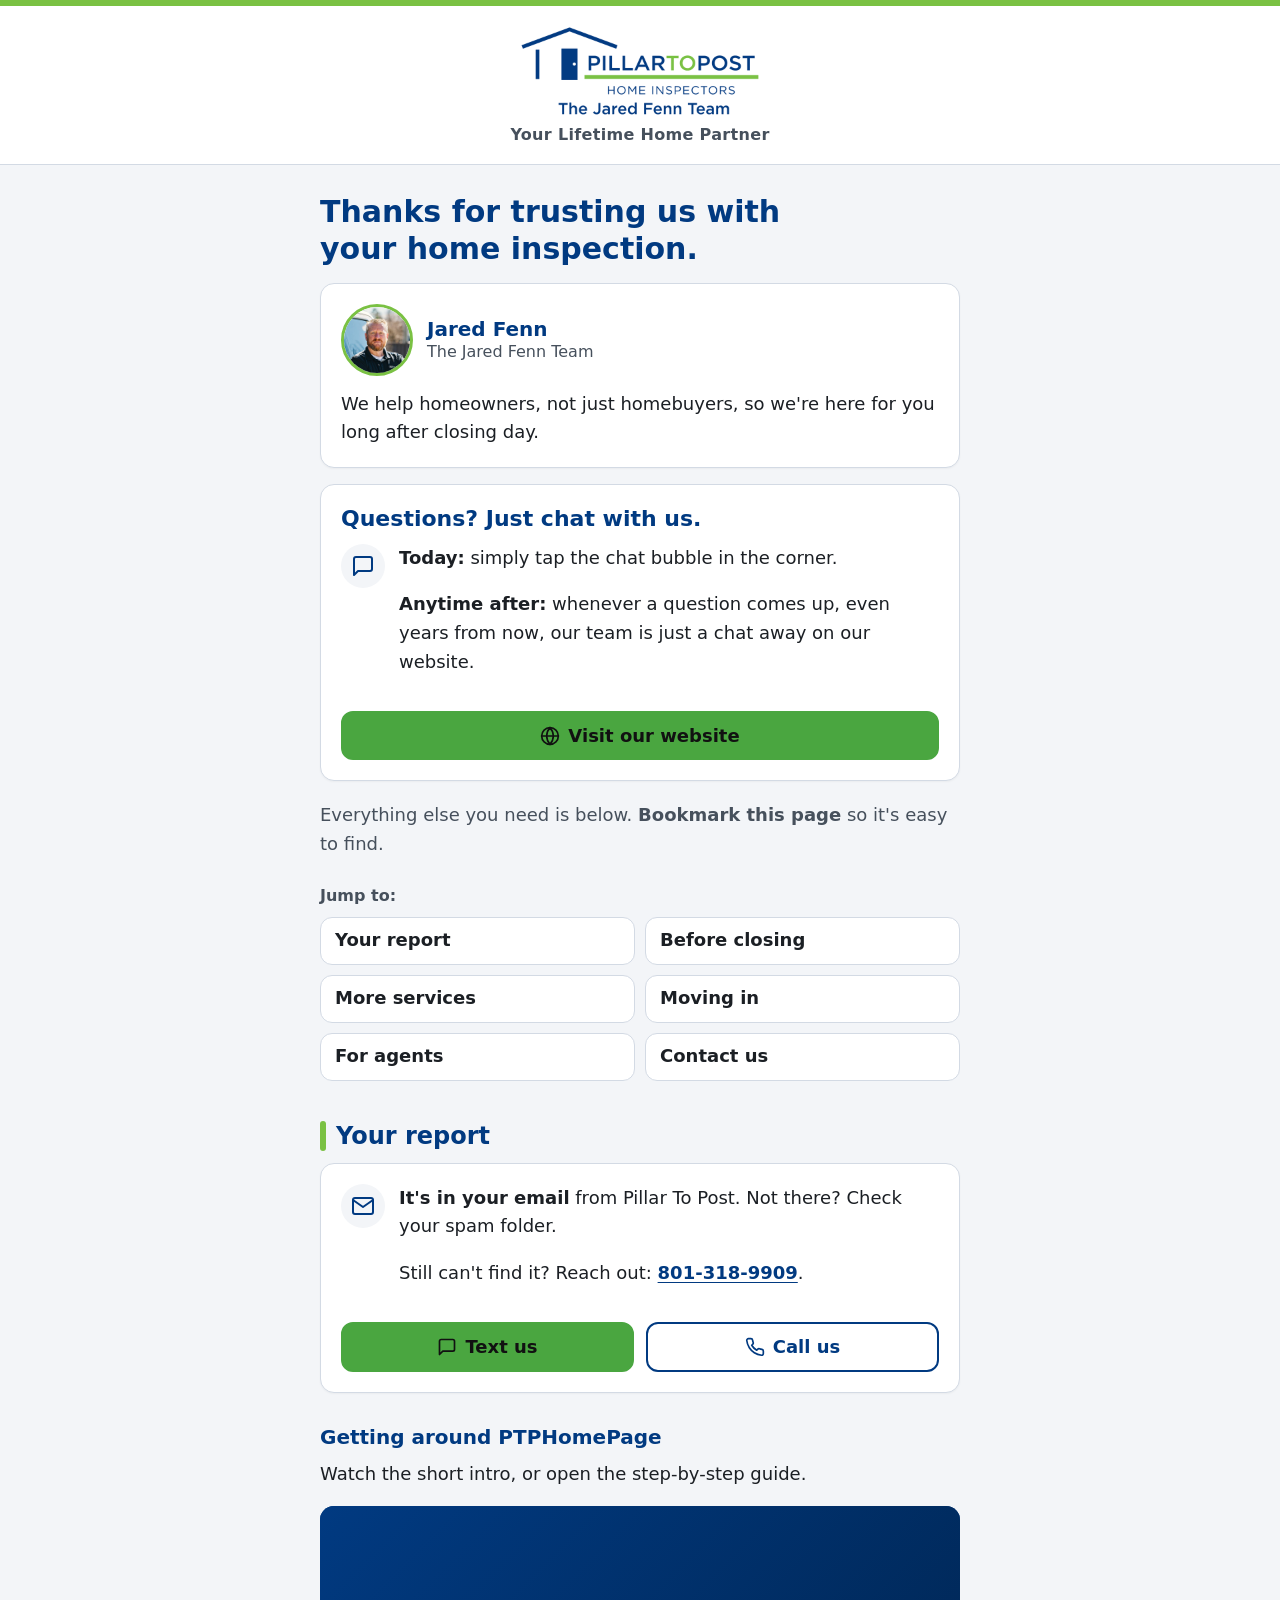
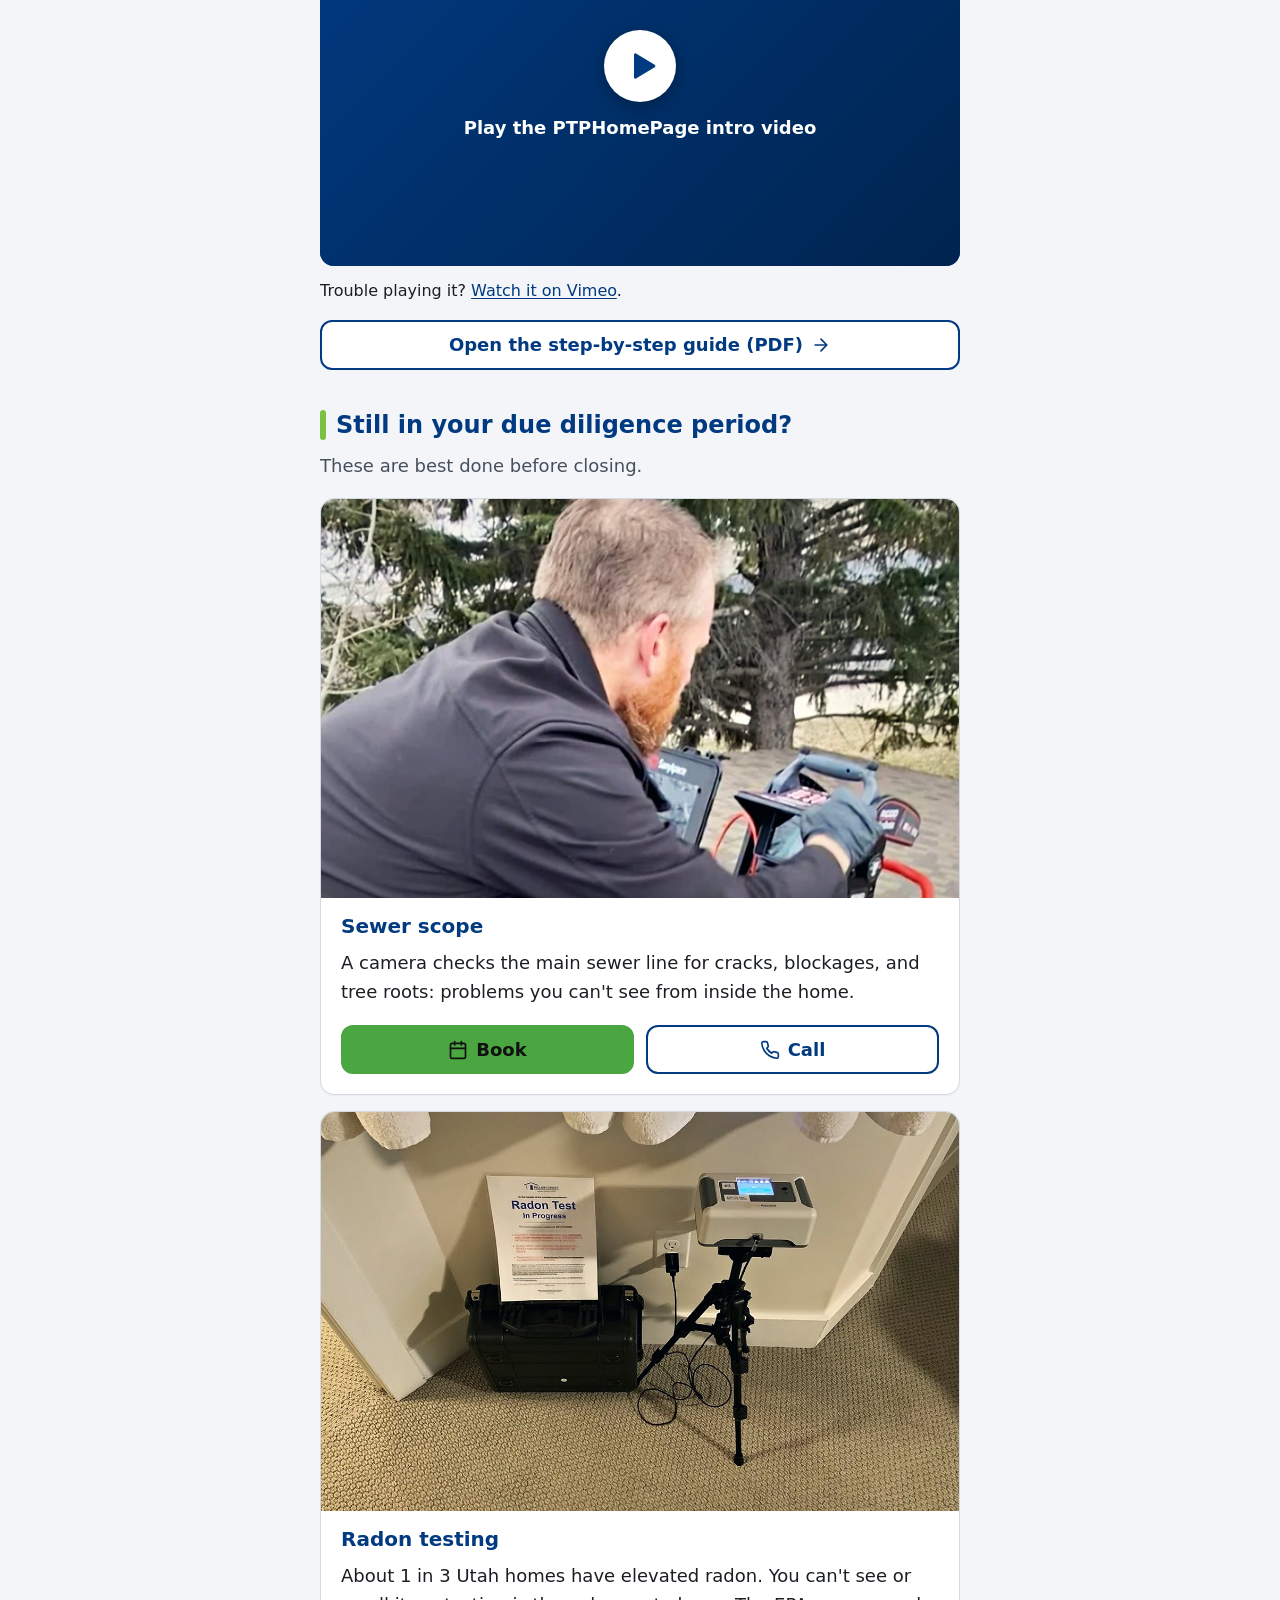
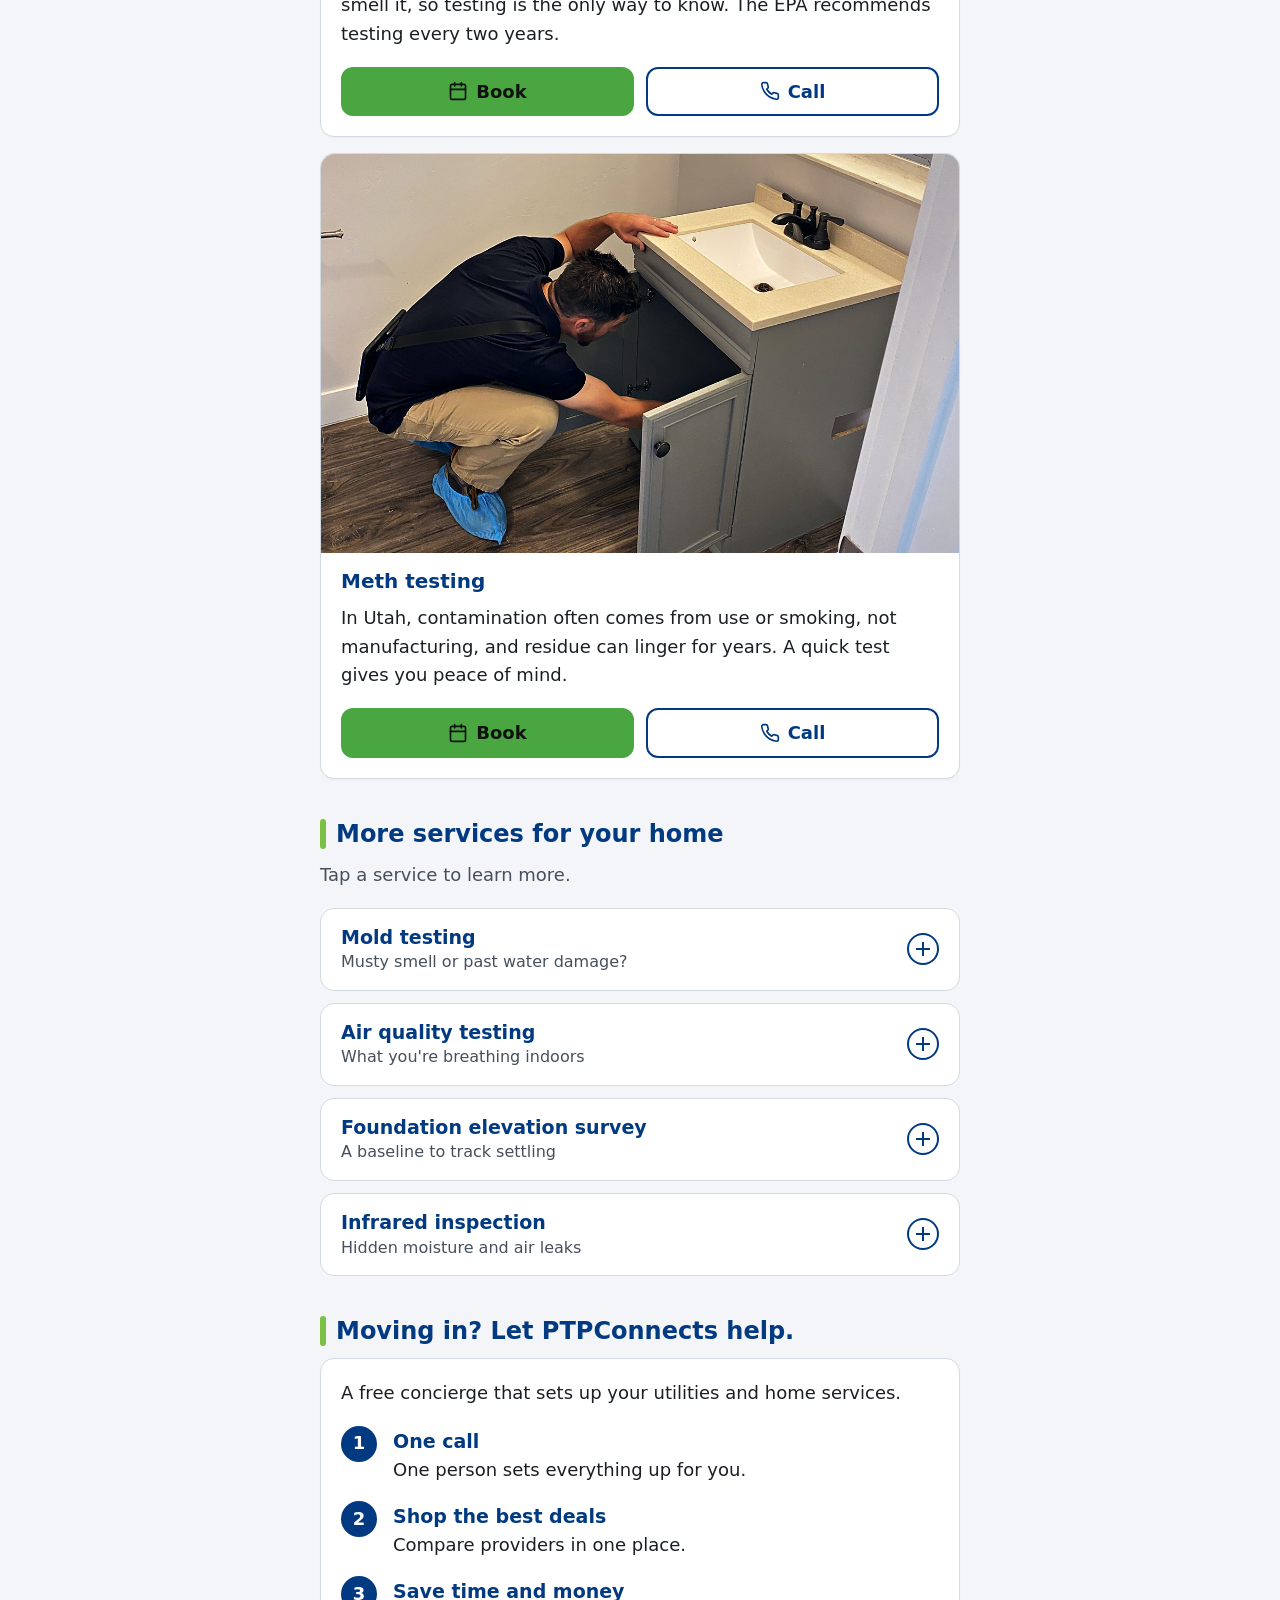
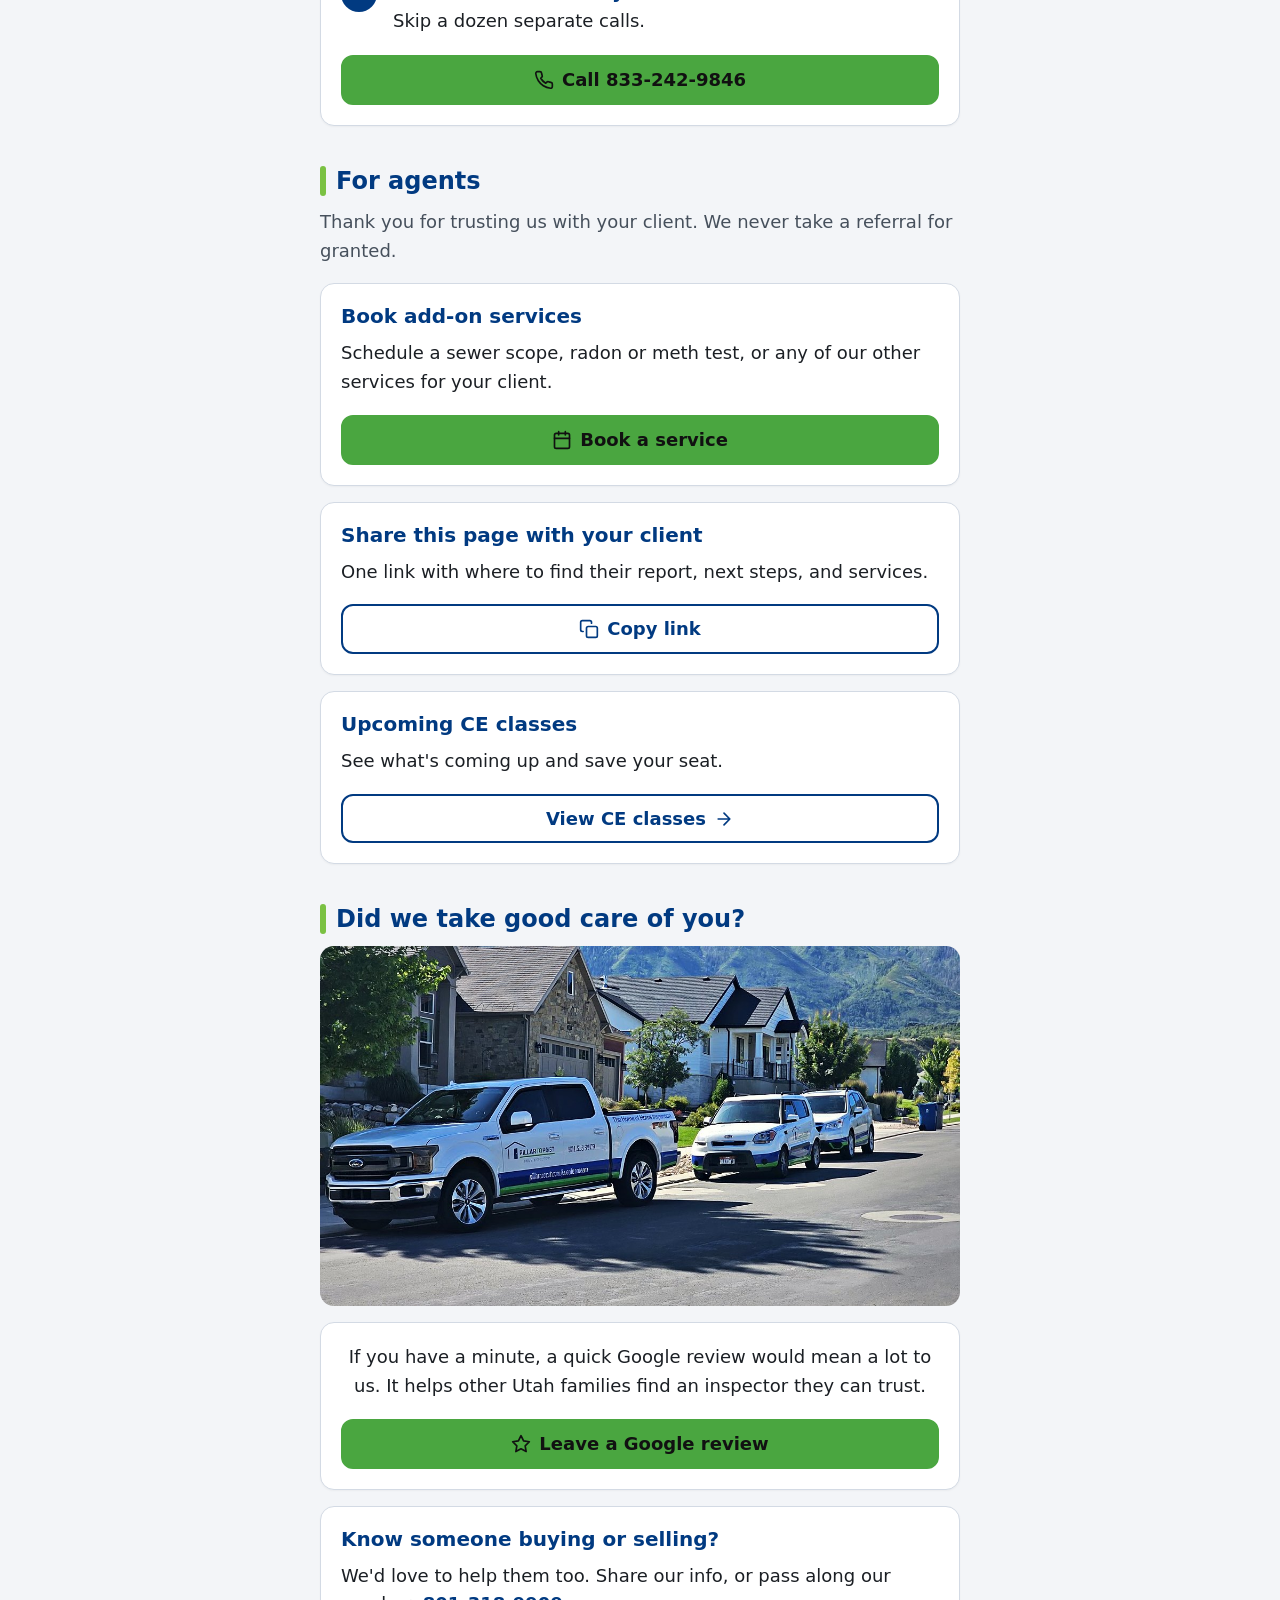
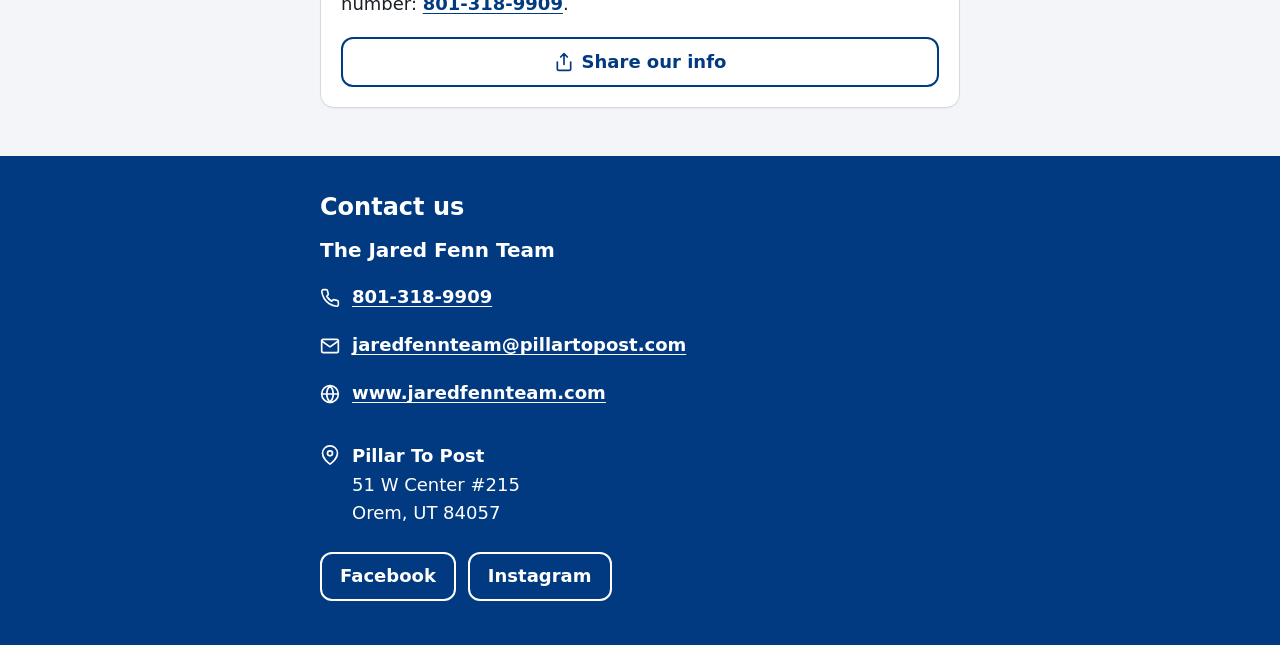
<file: index.html>
<!doctype html>
<html lang="en">
<head>
  <meta charset="utf-8">
  <!-- Zoom is intentionally allowed: no maximum-scale or user-scalable=no here. -->
  <meta name="viewport" content="width=device-width, initial-scale=1">
  <title>Your Inspection Resources – Jared Fenn Team</title>
  <meta name="description" content="Your report, next steps, and helpful services after your home inspection.">
  <link rel="canonical" href="https://thankyou.jaredfennteam.com/">
  <meta name="color-scheme" content="light">

  <!-- Link preview (text messages, Facebook, etc.) -->
  <meta property="og:type" content="website">
  <meta property="og:site_name" content="Jared Fenn Team">
  <meta property="og:title" content="Your Inspection Resources – Jared Fenn Team">
  <meta property="og:description" content="Your report, next steps, and helpful services after your home inspection.">
  <meta property="og:url" content="https://thankyou.jaredfennteam.com/">
  <meta property="og:image" content="https://thankyou.jaredfennteam.com/images/og-image.jpg">
  <meta property="og:image:width" content="1200">
  <meta property="og:image:height" content="630">
  <meta property="og:image:alt" content="Jared Fenn of the Jared Fenn Team, Pillar To Post Home Inspectors">
  <meta name="twitter:card" content="summary_large_image">
  <meta name="twitter:title" content="Your Inspection Resources – Jared Fenn Team">
  <meta name="twitter:description" content="Your report, next steps, and helpful services after your home inspection.">
  <meta name="twitter:image" content="https://thankyou.jaredfennteam.com/images/og-image.jpg">

  <style>
    :root {
      /* ===== BRAND SETTINGS =====
         Sampled from the Pillar To Post / Jared Fenn Team logo and website. */
      --brand-primary: #013a81;    /* navy (logo): headings, links, outline buttons, footer */
      --brand-accent: #7ac143;     /* green (logo): decorative stripes and bars only, no text on it */
      --brand-cta: #4aa640;        /* green of the website's "Book Online Now" buttons: main action buttons */
      --on-brand-primary: #ffffff; /* text on navy */
      --on-brand-cta: #111111;     /* dark text on green buttons, as on the website */

      --text: #1b1f24;
      --text-muted: #46505c;
      --bg: #f3f5f8;
      --surface: #ffffff;
      --border: #d3dae4;
      --radius: 14px;
      --gutter: 1rem;
    }

    *, *::before, *::after { box-sizing: border-box; }
    [hidden] { display: none !important; }

    html { -webkit-text-size-adjust: 100%; text-size-adjust: 100%; }
    @media (prefers-reduced-motion: no-preference) {
      html { scroll-behavior: smooth; }
    }

    body {
      margin: 0;
      background: var(--bg);
      color: var(--text);
      font-family: system-ui, -apple-system, "Segoe UI", Roboto, "Helvetica Neue", Arial, sans-serif;
      font-size: 1.125rem; /* 18px */
      line-height: 1.6;
    }

    img, svg, iframe { display: block; max-width: 100%; }
    h1, h2, h3 { line-height: 1.25; margin: 0 0 0.5em; text-wrap: balance; color: var(--brand-primary); }
    p { margin: 0 0 1em; }
    ul, ol { margin: 0; padding: 0; }

    a { color: var(--brand-primary); text-underline-offset: 0.15em; text-decoration-thickness: 0.08em; }
    .tel { font-weight: 700; white-space: nowrap; }

    :focus-visible { outline: 3px solid var(--text); outline-offset: 3px; }

    .wrap { max-width: 42rem; margin: 0 auto; padding-left: var(--gutter); padding-right: var(--gutter); }

    .skip-link {
      position: absolute; left: 0.5rem; top: -4rem; z-index: 10;
      background: var(--surface); color: var(--text); padding: 0.75rem 1rem;
      border-radius: 0.5rem; font-weight: 700;
    }
    .skip-link:focus { top: 0.5rem; }

    .icon {
      width: 1.25rem; height: 1.25rem; flex: none;
      fill: none; stroke: currentColor; stroke-width: 2;
      stroke-linecap: round; stroke-linejoin: round;
    }

    /* ---------- Header ---------- */
    .site-header {
      background: var(--surface);
      border-top: 6px solid var(--brand-accent);
      border-bottom: 1px solid var(--border);
    }
    .brand {
      display: flex; flex-direction: column; align-items: center; gap: 0.375rem;
      padding-top: 1.25rem; padding-bottom: 1rem; text-align: center;
    }
    .logo { width: 15rem; max-width: 80%; height: auto; }
    .tagline { margin: 0; font-size: 1rem; font-weight: 600; letter-spacing: 0.02em; color: var(--text-muted); }

    /* ---------- Intro ---------- */
    .intro { padding-top: 1.75rem; }
    .intro h1 { font-size: 1.875rem; }
    .note {
      background: var(--surface); border: 1px solid var(--border); border-radius: var(--radius);
      padding: 1.25rem; box-shadow: 0 1px 2px rgba(0, 0, 0, 0.04);
    }
    .note > :last-child { margin-bottom: 0; }
    .ask { margin-top: 1rem; border-top: 4px solid var(--brand-accent); }
    .ask-title { font-size: 1.375rem; }
    .bookmark-tip { margin: 1.25rem 0 0; color: var(--text-muted); }
    .note-from { display: flex; align-items: center; gap: 0.875rem; margin-bottom: 0.875rem; }
    .avatar {
      width: 4.5rem; height: 4.5rem; border-radius: 50%; object-fit: cover; flex: none;
      border: 3px solid var(--brand-accent);
    }
    .note-name { margin: 0; font-size: 1.25rem; font-weight: 800; color: var(--brand-primary); line-height: 1.2; }
    .note-role { margin: 0; font-size: 1rem; color: var(--text-muted); line-height: 1.35; }

    .jump { margin-top: 1.5rem; }
    .jump-label { margin: 0 0 0.5rem; font-size: 1rem; font-weight: 700; color: var(--text-muted); }
    .jump ul { list-style: none; display: grid; grid-template-columns: 1fr 1fr; gap: 0.625rem; }
    .jump a {
      display: flex; align-items: center; min-height: 3rem; padding: 0.5rem 0.875rem;
      background: var(--surface); border: 1px solid var(--border); border-radius: 0.75rem;
      color: var(--text); font-weight: 600; text-decoration: none; line-height: 1.25;
    }

    /* ---------- Sections ---------- */
    .section { padding-top: 2.5rem; }
    [id] { scroll-margin-top: 1rem; }
    .section > h2 { display: flex; gap: 0.625rem; font-size: 1.5rem; }
    .section > h2::before {
      content: ""; flex: none; width: 0.375rem;
      background: var(--brand-accent); border-radius: 99px;
    }
    .lead { color: var(--text-muted); }

    .card {
      background: var(--surface);
      border: 1px solid var(--border);
      border-radius: var(--radius);
      padding: 1.25rem;
      box-shadow: 0 1px 2px rgba(0, 0, 0, 0.04);
    }
    .card + .card, .card-list > li + li { margin-top: 1rem; }
    .card h3 { font-size: 1.25rem; }
    .card > :last-child { margin-bottom: 0; }
    .card-list { list-style: none; }

    .subhead { margin-top: 2rem; font-size: 1.25rem; }

    .card-photo {
      width: calc(100% + 2.5rem); max-width: none; height: auto; aspect-ratio: 16 / 10; object-fit: cover;
      margin: -1.25rem -1.25rem 1rem; border-radius: var(--radius) var(--radius) 0 0;
    }
    .section-photo {
      width: 100%; height: auto; aspect-ratio: 16 / 9; object-fit: cover;
      border-radius: var(--radius); margin-bottom: 1rem;
    }

    /* ---------- Buttons ---------- */
    .btn {
      display: inline-flex; align-items: center; justify-content: center; gap: 0.5rem;
      min-height: 3rem; padding: 0.75rem 1rem;
      border: 2px solid var(--brand-primary); border-radius: 0.75rem;
      font: inherit; font-weight: 700; line-height: 1.2; text-align: center; text-decoration: none;
      cursor: pointer;
    }
    .btn-primary { background: var(--brand-cta); border-color: var(--brand-cta); color: var(--on-brand-cta); }
    .btn-secondary { background: var(--surface); color: var(--brand-primary); }
    @media (hover: hover) {
      .btn-primary:hover { box-shadow: inset 0 0 0 999px rgba(255, 255, 255, 0.18); }
      .btn-secondary:hover, .jump a:hover { background: var(--bg); }
    }
    .btn-block { display: flex; width: 100%; }
    .btn-pair { display: flex; gap: 0.75rem; }
    .btn-pair > .btn { flex: 1 1 0; }
    .card .btn-pair, .card .btn-block { margin-top: 1rem; }

    .status { margin: 0.75rem 0 0; font-weight: 600; }
    .status:empty { margin: 0; }

    /* ---------- Report ---------- */
    .notice { display: flex; gap: 0.875rem; }
    .notice-icon {
      flex: none; width: 2.75rem; height: 2.75rem; border-radius: 50%;
      display: grid; place-items: center;
      background: var(--bg); color: var(--brand-primary);
    }
    .notice-icon .icon { width: 1.5rem; height: 1.5rem; }

    .video {
      position: relative; aspect-ratio: 16 / 9; margin-bottom: 0.75rem;
      border-radius: var(--radius); overflow: hidden; background: var(--brand-primary);
    }
    @supports not (aspect-ratio: 1) {
      .video { height: 0; padding-top: 56.25%; }
    }
    .video iframe, .video-facade { position: absolute; inset: 0; width: 100%; height: 100%; border: 0; }
    .video-facade {
      display: flex; flex-direction: column; align-items: center; justify-content: center; gap: 0.75rem;
      padding: 1rem; text-align: center; text-decoration: none; font-weight: 700; color: #fff;
      background: linear-gradient(135deg, var(--brand-primary), #00244f);
    }
    .play-btn {
      width: 4.5rem; height: 4.5rem; border-radius: 50%;
      display: grid; place-items: center;
      background: #fff; color: var(--brand-primary);
      box-shadow: 0 4px 16px rgba(0, 0, 0, 0.3);
    }
    .play-btn .icon { width: 2rem; height: 2rem; margin-left: 0.25rem; fill: currentColor; stroke: none; }
    .video-alt { font-size: 1rem; }

    /* ---------- Collapsible services ---------- */
    .service-list details {
      background: var(--surface);
      border: 1px solid var(--border);
      border-radius: var(--radius);
    }
    .service-list details + details { margin-top: 0.75rem; }
    .service-list summary {
      display: flex; align-items: center; gap: 1rem;
      min-height: 3.5rem; padding: 1rem 1.25rem;
      cursor: pointer; list-style: none;
    }
    .service-list summary::-webkit-details-marker { display: none; }
    .service-list summary::after {
      content: ""; flex: none; width: 2rem; height: 2rem; border-radius: 50%;
      border: 2px solid var(--brand-primary);
      background:
        linear-gradient(var(--brand-primary), var(--brand-primary)) center / 0.875rem 2px no-repeat,
        linear-gradient(var(--brand-primary), var(--brand-primary)) center / 2px 0.875rem no-repeat;
    }
    .service-list details[open] > summary::after {
      background: linear-gradient(var(--brand-primary), var(--brand-primary)) center / 0.875rem 2px no-repeat;
    }
    .summary-text { flex: 1; }
    .summary-title { display: block; font-size: 1.1875rem; font-weight: 700; line-height: 1.3; color: var(--brand-primary); }
    .summary-hint { display: block; font-size: 1rem; color: var(--text-muted); line-height: 1.4; margin-top: 0.125rem; }
    .details-body { padding: 0 1.25rem 1.25rem; }
    .details-body .btn { margin-top: 0.25rem; }

    /* ---------- PTPConnects steps ---------- */
    .steps { list-style: none; counter-reset: step; margin: 0.5rem 0 1.25rem; }
    .steps li { counter-increment: step; position: relative; padding-left: 3.25rem; min-height: 2.5rem; }
    .steps li + li { margin-top: 1rem; }
    .steps li::before {
      content: counter(step);
      position: absolute; left: 0; top: 0;
      width: 2.25rem; height: 2.25rem; border-radius: 50%;
      display: grid; place-items: center;
      background: var(--brand-primary); color: var(--on-brand-primary); font-weight: 800;
    }
    .steps strong { display: block; font-size: 1.1875rem; color: var(--brand-primary); }

    /* ---------- Review ---------- */
    .review-card { text-align: center; }
    .review-card .btn-block { margin-top: 0; }

    /* ---------- Footer ---------- */
    .site-footer {
      margin-top: 3rem; padding: 2.25rem 0 2.75rem;
      background: var(--brand-primary); color: var(--on-brand-primary);
    }
    .site-footer h2 { font-size: 1.5rem; color: inherit; }
    .site-footer a { color: inherit; }
    .site-footer :focus-visible { outline-color: var(--on-brand-primary); }
    .site-footer address { font-style: normal; }
    .footer-name { margin: 0 0 0.5rem; font-size: 1.25rem; font-weight: 800; }
    .contact-list { list-style: none; margin-bottom: 1.5rem; }
    .contact-list a {
      display: flex; align-items: center; gap: 0.75rem; min-height: 3rem;
      font-weight: 600; overflow-wrap: anywhere;
    }
    .office { display: flex; gap: 0.75rem; margin-bottom: 1.5rem; }
    .office .icon { margin-top: 0.2rem; }
    .office p { margin: 0; }
    .social { list-style: none; display: flex; flex-wrap: wrap; gap: 0.75rem; }
    .social a {
      display: inline-flex; align-items: center; min-height: 3rem; padding: 0.5rem 1.125rem;
      border: 2px solid currentColor; border-radius: 0.75rem;
      font-weight: 700; text-decoration: none;
    }
  </style>
</head>
<body>
  <a class="skip-link" href="#main">Skip to main content</a>

  <!-- Icon set (used throughout the page via <use>) -->
  <svg xmlns="http://www.w3.org/2000/svg" aria-hidden="true" focusable="false" style="position:absolute;width:0;height:0;overflow:hidden">
    <symbol id="i-phone" viewBox="0 0 24 24"><path d="M22 16.92v3a2 2 0 0 1-2.18 2 19.79 19.79 0 0 1-8.63-3.07 19.5 19.5 0 0 1-6-6 19.79 19.79 0 0 1-3.07-8.67A2 2 0 0 1 4.11 2h3a2 2 0 0 1 2 1.72c.13.96.36 1.9.7 2.81a2 2 0 0 1-.45 2.11L8.09 9.91a16 16 0 0 0 6 6l1.27-1.27a2 2 0 0 1 2.11-.45c.91.34 1.85.57 2.81.7A2 2 0 0 1 22 16.92z"/></symbol>
    <symbol id="i-message" viewBox="0 0 24 24"><path d="M21 15a2 2 0 0 1-2 2H7l-4 4V5a2 2 0 0 1 2-2h14a2 2 0 0 1 2 2z"/></symbol>
    <symbol id="i-calendar" viewBox="0 0 24 24"><rect x="3" y="4" width="18" height="18" rx="2"/><path d="M16 2v4M8 2v4M3 10h18"/></symbol>
    <symbol id="i-mail" viewBox="0 0 24 24"><rect x="2" y="4" width="20" height="16" rx="2"/><path d="m22 6-10 7L2 6"/></symbol>
    <symbol id="i-globe" viewBox="0 0 24 24"><circle cx="12" cy="12" r="10"/><path d="M2 12h20M12 2a15.3 15.3 0 0 1 4 10 15.3 15.3 0 0 1-4 10 15.3 15.3 0 0 1-4-10 15.3 15.3 0 0 1 4-10z"/></symbol>
    <symbol id="i-pin" viewBox="0 0 24 24"><path d="M21 10c0 7-9 13-9 13s-9-6-9-13a9 9 0 0 1 18 0z"/><circle cx="12" cy="10" r="3"/></symbol>
    <symbol id="i-copy" viewBox="0 0 24 24"><rect x="9" y="9" width="13" height="13" rx="2"/><path d="M5 15H4a2 2 0 0 1-2-2V4a2 2 0 0 1 2-2h9a2 2 0 0 1 2 2v1"/></symbol>
    <symbol id="i-share" viewBox="0 0 24 24"><path d="M4 12v8a2 2 0 0 0 2 2h12a2 2 0 0 0 2-2v-8M16 6l-4-4-4 4M12 2v13"/></symbol>
    <symbol id="i-star" viewBox="0 0 24 24"><path d="m12 2 3.09 6.26L22 9.27l-5 4.87 1.18 6.88L12 17.77l-6.18 3.25L7 14.14 2 9.27l6.91-1.01L12 2z"/></symbol>
    <symbol id="i-arrow" viewBox="0 0 24 24"><path d="M5 12h14M12 5l7 7-7 7"/></symbol>
    <symbol id="i-play" viewBox="0 0 24 24"><path d="M6 3.5v17a1 1 0 0 0 1.5.86l14-8.5a1 1 0 0 0 0-1.72l-14-8.5A1 1 0 0 0 6 3.5z"/></symbol>
  </svg>

  <header class="site-header">
    <div class="wrap brand">
      <img class="logo" src="images/logo.png" width="720" height="270" alt="The Jared Fenn Team, Pillar To Post Home Inspectors">
      <p class="tagline">Your Lifetime Home Partner</p>
    </div>
  </header>

  <main id="main">
    <!-- 1. Greeting -->
    <section class="wrap intro" aria-labelledby="greeting">
      <h1 id="greeting">Thanks for trusting us with your home inspection.</h1>
      <div class="note">
        <div class="note-from">
          <img class="avatar" src="images/jared.jpg" width="320" height="320" alt="Jared Fenn">
          <div>
            <p class="note-name">Jared Fenn</p>
            <p class="note-role">The Jared Fenn Team</p>
          </div>
        </div>
        <p>We help homeowners, not just homebuyers, so we're here for you long after closing day.</p>
      </div>

      <!-- Website chat assistant -->
      <div class="card ask" id="ask">
        <h2 class="ask-title">Questions? Just chat with us.</h2>
        <div class="notice">
          <span class="notice-icon"><svg class="icon" aria-hidden="true" focusable="false"><use href="#i-message"/></svg></span>
          <div>
            <p><strong>Today:</strong> simply tap the chat bubble in the corner.</p>
            <p><strong>Anytime after:</strong> whenever a question comes up, even years from now, our team is just a chat away on our website.</p>
          </div>
        </div>
        <a class="btn btn-primary btn-block" href="https://jaredfennteam.pillartopost.com/">
          <svg class="icon" aria-hidden="true" focusable="false"><use href="#i-globe"/></svg>Visit our website
        </a>
      </div>

      <p class="bookmark-tip">Everything else you need is below. <strong>Bookmark this page</strong> so it's easy to find.</p>

      <nav class="jump" aria-labelledby="jump-label">
        <p class="jump-label" id="jump-label">Jump to:</p>
        <ul role="list">
          <li><a href="#report">Your report</a></li>
          <li><a href="#before-closing">Before closing</a></li>
          <li><a href="#services">More services</a></li>
          <li><a href="#moving-in">Moving in</a></li>
          <li><a href="#agents">For agents</a></li>
          <li><a href="#contact">Contact us</a></li>
        </ul>
      </nav>
    </section>

    <!-- 2. Your report -->
    <section class="wrap section" id="report" aria-labelledby="report-title">
      <h2 id="report-title">Your report</h2>
      <div class="card">
        <div class="notice">
          <span class="notice-icon"><svg class="icon" aria-hidden="true" focusable="false"><use href="#i-mail"/></svg></span>
          <div>
            <p><strong>It's in your email</strong> from Pillar To Post. Not there? Check your spam folder.</p>
            <p>Still can't find it? Reach out: <a class="tel" href="tel:+18013189909">801-318-9909</a>.</p>
          </div>
        </div>
        <div class="btn-pair">
          <a class="btn btn-primary" href="sms:+18013189909?&amp;body=Hi!%20I%20can%27t%20find%20my%20inspection%20report%20email." aria-label="Text us at 801-318-9909">
            <svg class="icon" aria-hidden="true" focusable="false"><use href="#i-message"/></svg>Text us
          </a>
          <a class="btn btn-secondary" href="tel:+18013189909" aria-label="Call us at 801-318-9909">
            <svg class="icon" aria-hidden="true" focusable="false"><use href="#i-phone"/></svg>Call us
          </a>
        </div>
      </div>

      <h3 class="subhead">Getting around PTPHomePage</h3>
      <p>Watch the short intro, or open the step-by-step guide.</p>
      <div class="video">
        <!-- Tapping loads the Vimeo player. Without JavaScript, this opens the video on Vimeo. -->
        <a class="video-facade" href="https://vimeo.com/1052152309" data-vimeo-id="1052152309" data-title="PTPHomePage intro video">
          <span class="play-btn"><svg class="icon" aria-hidden="true" focusable="false"><use href="#i-play"/></svg></span>
          <span>Play the PTPHomePage intro video</span>
        </a>
      </div>
      <p class="video-alt">Trouble playing it? <a href="https://vimeo.com/1052152309">Watch it on Vimeo</a>.</p>
      <a class="btn btn-secondary btn-block" href="files/PTPHomePage-Step-by-Step-Guide.pdf">
        Open the step-by-step guide (PDF)<svg class="icon" aria-hidden="true" focusable="false"><use href="#i-arrow"/></svg>
      </a>
    </section>

    <!-- 3. Due diligence tests -->
    <section class="wrap section" id="before-closing" aria-labelledby="before-closing-title">
      <h2 id="before-closing-title">Still in your due diligence period?</h2>
      <p class="lead">These are best done before closing.</p>

      <article class="card" aria-labelledby="sewer-title">
        <img class="card-photo" src="images/sewer-scope.jpg" width="1200" height="751" loading="lazy" alt="Jared running a sewer scope camera through a roof vent">
        <h3 id="sewer-title">Sewer scope</h3>
        <p>A camera checks the main sewer line for cracks, blockages, and tree roots: problems you can't see from inside the home.</p>
        <div class="btn-pair">
          <a class="btn btn-primary" href="https://jaredfennteam.pillartopost.com/fbo-booking/" aria-label="Book a sewer scope online">
            <svg class="icon" aria-hidden="true" focusable="false"><use href="#i-calendar"/></svg>Book
          </a>
          <a class="btn btn-secondary" href="tel:+18013189909" aria-label="Call 801-318-9909 about a sewer scope">
            <svg class="icon" aria-hidden="true" focusable="false"><use href="#i-phone"/></svg>Call
          </a>
        </div>
      </article>

      <article class="card" aria-labelledby="radon-title">
        <img class="card-photo" src="images/radon-test.jpg" width="1200" height="750" loading="lazy" alt="A radon monitor on a tripod next to a Radon Test In Progress sign">
        <h3 id="radon-title">Radon testing</h3>
        <p>About 1 in 3 Utah homes have elevated radon. You can't see or smell it, so testing is the only way to know. The EPA recommends testing every two years.</p>
        <div class="btn-pair">
          <a class="btn btn-primary" href="https://jaredfennteam.pillartopost.com/fbo-booking/" aria-label="Book radon testing online">
            <svg class="icon" aria-hidden="true" focusable="false"><use href="#i-calendar"/></svg>Book
          </a>
          <a class="btn btn-secondary" href="tel:+18013189909" aria-label="Call 801-318-9909 about radon testing">
            <svg class="icon" aria-hidden="true" focusable="false"><use href="#i-phone"/></svg>Call
          </a>
        </div>
      </article>

      <article class="card" aria-labelledby="meth-title">
        <img class="card-photo" src="images/meth-test.jpg" width="1200" height="750" loading="lazy" alt="An inspector checking under a bathroom vanity">
        <h3 id="meth-title">Meth testing</h3>
        <p>In Utah, contamination often comes from use or smoking, not manufacturing, and residue can linger for years. A quick test gives you peace of mind.</p>
        <div class="btn-pair">
          <a class="btn btn-primary" href="https://jaredfennteam.pillartopost.com/fbo-booking/" aria-label="Book meth testing online">
            <svg class="icon" aria-hidden="true" focusable="false"><use href="#i-calendar"/></svg>Book
          </a>
          <a class="btn btn-secondary" href="tel:+18013189909" aria-label="Call 801-318-9909 about meth testing">
            <svg class="icon" aria-hidden="true" focusable="false"><use href="#i-phone"/></svg>Call
          </a>
        </div>
      </article>
    </section>

    <!-- 4. More services (collapsible) -->
    <section class="wrap section" id="services" aria-labelledby="services-title">
      <h2 id="services-title">More services for your home</h2>
      <p class="lead">Tap a service to learn more.</p>

      <div class="service-list">
        <details>
          <summary>
            <span class="summary-text">
              <span class="summary-title">Mold testing</span>
              <span class="summary-hint">Musty smell or past water damage?</span>
            </span>
          </summary>
          <div class="details-body">
            <p>Mold testing checks whether mold levels inside the home are higher than normal. It's worth considering if you notice a musty smell, see signs of past water damage, or someone in the home has allergies or asthma.</p>
            <a class="btn btn-primary btn-block" href="https://jaredfennteam.pillartopost.com/fbo-booking/">
              <svg class="icon" aria-hidden="true" focusable="false"><use href="#i-calendar"/></svg>Book mold testing
            </a>
          </div>
        </details>

        <details>
          <summary>
            <span class="summary-text">
              <span class="summary-title">Air quality testing</span>
              <span class="summary-hint">What you're breathing indoors</span>
            </span>
          </summary>
          <div class="details-body">
            <p>We test the air inside your home for mold spores, VOCs (chemicals given off by things like paint, flooring, and furniture), formaldehyde, and common allergens. It's especially helpful for anyone with allergies, asthma, or other sensitivities.</p>
            <a class="btn btn-primary btn-block" href="https://jaredfennteam.pillartopost.com/fbo-booking/">
              <svg class="icon" aria-hidden="true" focusable="false"><use href="#i-calendar"/></svg>Book air quality testing
            </a>
          </div>
        </details>

        <details>
          <summary>
            <span class="summary-text">
              <span class="summary-title">Foundation elevation survey</span>
              <span class="summary-hint">A baseline to track settling</span>
            </span>
          </summary>
          <div class="details-body">
            <p>We take baseline measurements of your home's floor elevations so any settling can be tracked over time. If questions ever come up down the road, you'll have a clear starting point to compare against.</p>
            <a class="btn btn-primary btn-block" href="https://jaredfennteam.pillartopost.com/fbo-booking/">
              <svg class="icon" aria-hidden="true" focusable="false"><use href="#i-calendar"/></svg>Book a foundation survey
            </a>
          </div>
        </details>

        <details>
          <summary>
            <span class="summary-text">
              <span class="summary-title">Infrared inspection</span>
              <span class="summary-hint">Hidden moisture and air leaks</span>
            </span>
          </summary>
          <div class="details-body">
            <p>A thermal camera shows temperature differences the eye can't see. It helps spot hidden moisture, air leaks, and insulation gaps without opening up walls or ceilings.</p>
            <a class="btn btn-primary btn-block" href="https://jaredfennteam.pillartopost.com/fbo-booking/">
              <svg class="icon" aria-hidden="true" focusable="false"><use href="#i-calendar"/></svg>Book an infrared inspection
            </a>
          </div>
        </details>
      </div>
    </section>

    <!-- 5. PTPConnects -->
    <section class="wrap section" id="moving-in" aria-labelledby="moving-in-title">
      <h2 id="moving-in-title">Moving in? Let PTPConnects help.</h2>
      <div class="card">
        <p>A free concierge that sets up your utilities and home services.</p>
        <ol class="steps" role="list">
          <li><strong>One call</strong>One person sets everything up for you.</li>
          <li><strong>Shop the best deals</strong>Compare providers in one place.</li>
          <li><strong>Save time and money</strong>Skip a dozen separate calls.</li>
        </ol>
        <a class="btn btn-primary btn-block" href="tel:+18332429846" aria-label="Call 833-242-9846 to reach PTPConnects">
          <svg class="icon" aria-hidden="true" focusable="false"><use href="#i-phone"/></svg>Call 833-242-9846
        </a>
      </div>
    </section>

    <!-- 6. For agents (thankyou.jaredfennteam.com/#agents opens here) -->
    <section class="wrap section" id="agents" aria-labelledby="agents-title">
      <h2 id="agents-title">For agents</h2>
      <p class="lead">Thank you for trusting us with your client. We never take a referral for granted.</p>

      <ul class="card-list" role="list">
        <li class="card">
          <h3>Book add-on services</h3>
          <p>Schedule a sewer scope, radon or meth test, or any of our other services for your client.</p>
          <a class="btn btn-primary btn-block" href="https://jaredfennteam.pillartopost.com/fbo-booking/">
            <svg class="icon" aria-hidden="true" focusable="false"><use href="#i-calendar"/></svg>Book a service
          </a>
        </li>

        <li class="card">
          <h3>Share this page with your client</h3>
          <p>One link with where to find their report, next steps, and services.</p>
          <div class="btn-pair">
            <button class="btn btn-primary" type="button" data-action="share" data-target="page" data-status="agent-share-status" data-share-only hidden>
              <svg class="icon" aria-hidden="true" focusable="false"><use href="#i-share"/></svg>Share
            </button>
            <button class="btn btn-secondary" type="button" data-action="copy" data-target="page" data-status="agent-share-status">
              <svg class="icon" aria-hidden="true" focusable="false"><use href="#i-copy"/></svg>Copy link
            </button>
          </div>
          <p class="status" id="agent-share-status" role="status" aria-live="polite"></p>
        </li>

        <li class="card">
          <h3>Upcoming CE classes</h3>
          <p>See what's coming up and save your seat.</p>
          <a class="btn btn-secondary btn-block" href="https://www.jotform.com/form/253055902294457">
            View CE classes<svg class="icon" aria-hidden="true" focusable="false"><use href="#i-arrow"/></svg>
          </a>
        </li>
      </ul>
    </section>

    <!-- 7. Review + referral -->
    <section class="wrap section" id="review" aria-labelledby="review-title">
      <h2 id="review-title">Did we take good care of you?</h2>
      <img class="section-photo" src="images/team-trucks.jpg" width="1200" height="675" loading="lazy" alt="Jared Fenn Team inspection vehicles parked on a Utah street">
      <div class="card review-card">
        <p>If you have a minute, a quick Google review would mean a lot to us. It helps other Utah families find an inspector they can trust.</p>
        <a class="btn btn-primary btn-block" href="https://g.page/r/CSsFhEzRfLVyEAI/review">
          <svg class="icon" aria-hidden="true" focusable="false"><use href="#i-star"/></svg>Leave a Google review
        </a>
      </div>

      <div class="card">
        <h3>Know someone buying or selling?</h3>
        <p>We'd love to help them too. Share our info, or pass along our number: <a class="tel" href="tel:+18013189909">801-318-9909</a>.</p>
        <button class="btn btn-secondary btn-block" type="button" data-action="share" data-target="team" data-status="referral-status">
          <svg class="icon" aria-hidden="true" focusable="false"><use href="#i-share"/></svg>Share our info
        </button>
        <p class="status" id="referral-status" role="status" aria-live="polite"></p>
      </div>
    </section>
  </main>

  <!-- 8. Footer / contact -->
  <footer class="site-footer" id="contact">
    <div class="wrap">
      <h2>Contact us</h2>
      <address>
        <p class="footer-name">The Jared Fenn Team</p>
        <ul class="contact-list" role="list">
          <li>
            <a href="tel:+18013189909">
              <svg class="icon" aria-hidden="true" focusable="false"><use href="#i-phone"/></svg>801-318-9909
            </a>
          </li>
          <li>
            <a href="mailto:jaredfennteam@pillartopost.com">
              <svg class="icon" aria-hidden="true" focusable="false"><use href="#i-mail"/></svg>jaredfennteam@pillartopost.com
            </a>
          </li>
          <li>
            <a href="https://www.jaredfennteam.com">
              <svg class="icon" aria-hidden="true" focusable="false"><use href="#i-globe"/></svg>www.jaredfennteam.com
            </a>
          </li>
        </ul>

        <div class="office">
          <svg class="icon" aria-hidden="true" focusable="false"><use href="#i-pin"/></svg>
          <p><strong>Pillar To Post</strong><br>51 W Center #215<br>Orem, UT 84057</p>
        </div>
      </address>

      <ul class="social" role="list" aria-label="Follow us">
        <li><a href="https://www.facebook.com/jaredfennteam">Facebook</a></li>
        <li><a href="https://www.instagram.com/jaredfenn.ptp">Instagram</a></li>
      </ul>
    </div>
  </footer>

  <script>
    (function () {
      'use strict';

      // Tap-to-play video: the Vimeo player only loads when someone taps it,
      // which keeps the page fast on phones.
      document.querySelectorAll('[data-vimeo-id]').forEach(function (link) {
        link.addEventListener('click', function (event) {
          event.preventDefault();
          var frame = document.createElement('iframe');
          frame.src = 'https://player.vimeo.com/video/' + link.getAttribute('data-vimeo-id') + '?autoplay=1&dnt=1';
          frame.title = link.getAttribute('data-title') || 'Video';
          frame.allow = 'autoplay; fullscreen; picture-in-picture';
          frame.setAttribute('allowfullscreen', '');
          link.parentNode.replaceChild(frame, link);
        });
      });

      // Share and copy buttons.
      // Always share the clean page link (no #agents), so clients land at the top.
      var canonical = document.querySelector('link[rel="canonical"]');
      var pageUrl = canonical ? canonical.href : location.origin + location.pathname;

      var targets = {
        page: {
          title: 'Your Inspection Resources – Jared Fenn Team',
          text: 'Your report, next steps, and helpful services after your home inspection.',
          url: pageUrl,
          copied: 'Link copied! Paste it into a text or email to your client.'
        },
        team: {
          title: 'Jared Fenn Team',
          text: 'Jared Fenn Team, Pillar To Post home inspectors in Utah. Call or text 801-318-9909.',
          url: 'https://www.jaredfennteam.com',
          copied: 'Copied! Paste it into a text or email to share.'
        }
      };

      function copyText(text) {
        if (navigator.clipboard && window.isSecureContext) {
          return navigator.clipboard.writeText(text);
        }
        return new Promise(function (resolve, reject) {
          var field = document.createElement('textarea');
          field.value = text;
          field.setAttribute('readonly', '');
          field.style.position = 'fixed';
          field.style.top = '0';
          field.style.opacity = '0';
          document.body.appendChild(field);
          field.select();
          field.setSelectionRange(0, text.length);
          var ok = false;
          try { ok = document.execCommand('copy'); } catch (e) { ok = false; }
          document.body.removeChild(field);
          if (ok) { resolve(); } else { reject(); }
        });
      }

      function showStatus(button, message) {
        var status = document.getElementById(button.getAttribute('data-status'));
        if (!status) { return; }
        status.textContent = message;
        clearTimeout(status._timer);
        status._timer = setTimeout(function () { status.textContent = ''; }, 6000);
      }

      function copyFor(button, target, text) {
        copyText(text).then(function () {
          showStatus(button, target.copied);
        }, function () {
          showStatus(button, 'Couldn’t copy automatically. The link is ' + target.url);
        });
      }

      var canShare = typeof navigator.share === 'function';

      document.querySelectorAll('[data-action]').forEach(function (button) {
        var target = targets[button.getAttribute('data-target')];
        if (!target) { return; }

        if (button.hasAttribute('data-share-only')) {
          button.hidden = !canShare;
        }

        button.addEventListener('click', function () {
          if (button.getAttribute('data-action') === 'copy') {
            copyFor(button, target, target.url);
            return;
          }
          if (canShare) {
            navigator.share({ title: target.title, text: target.text, url: target.url })
              .catch(function (error) {
                if (error && error.name === 'AbortError') { return; }
                copyFor(button, target, target.text + ' ' + target.url);
              });
          } else {
            copyFor(button, target, target.text + ' ' + target.url);
          }
        });
      });
    })();
  </script>
<script async src="https://chat.evolvecustomers.com/widget.js" data-site-key="ptp-jaredfenn"></script>
</body>
</html>
</file>
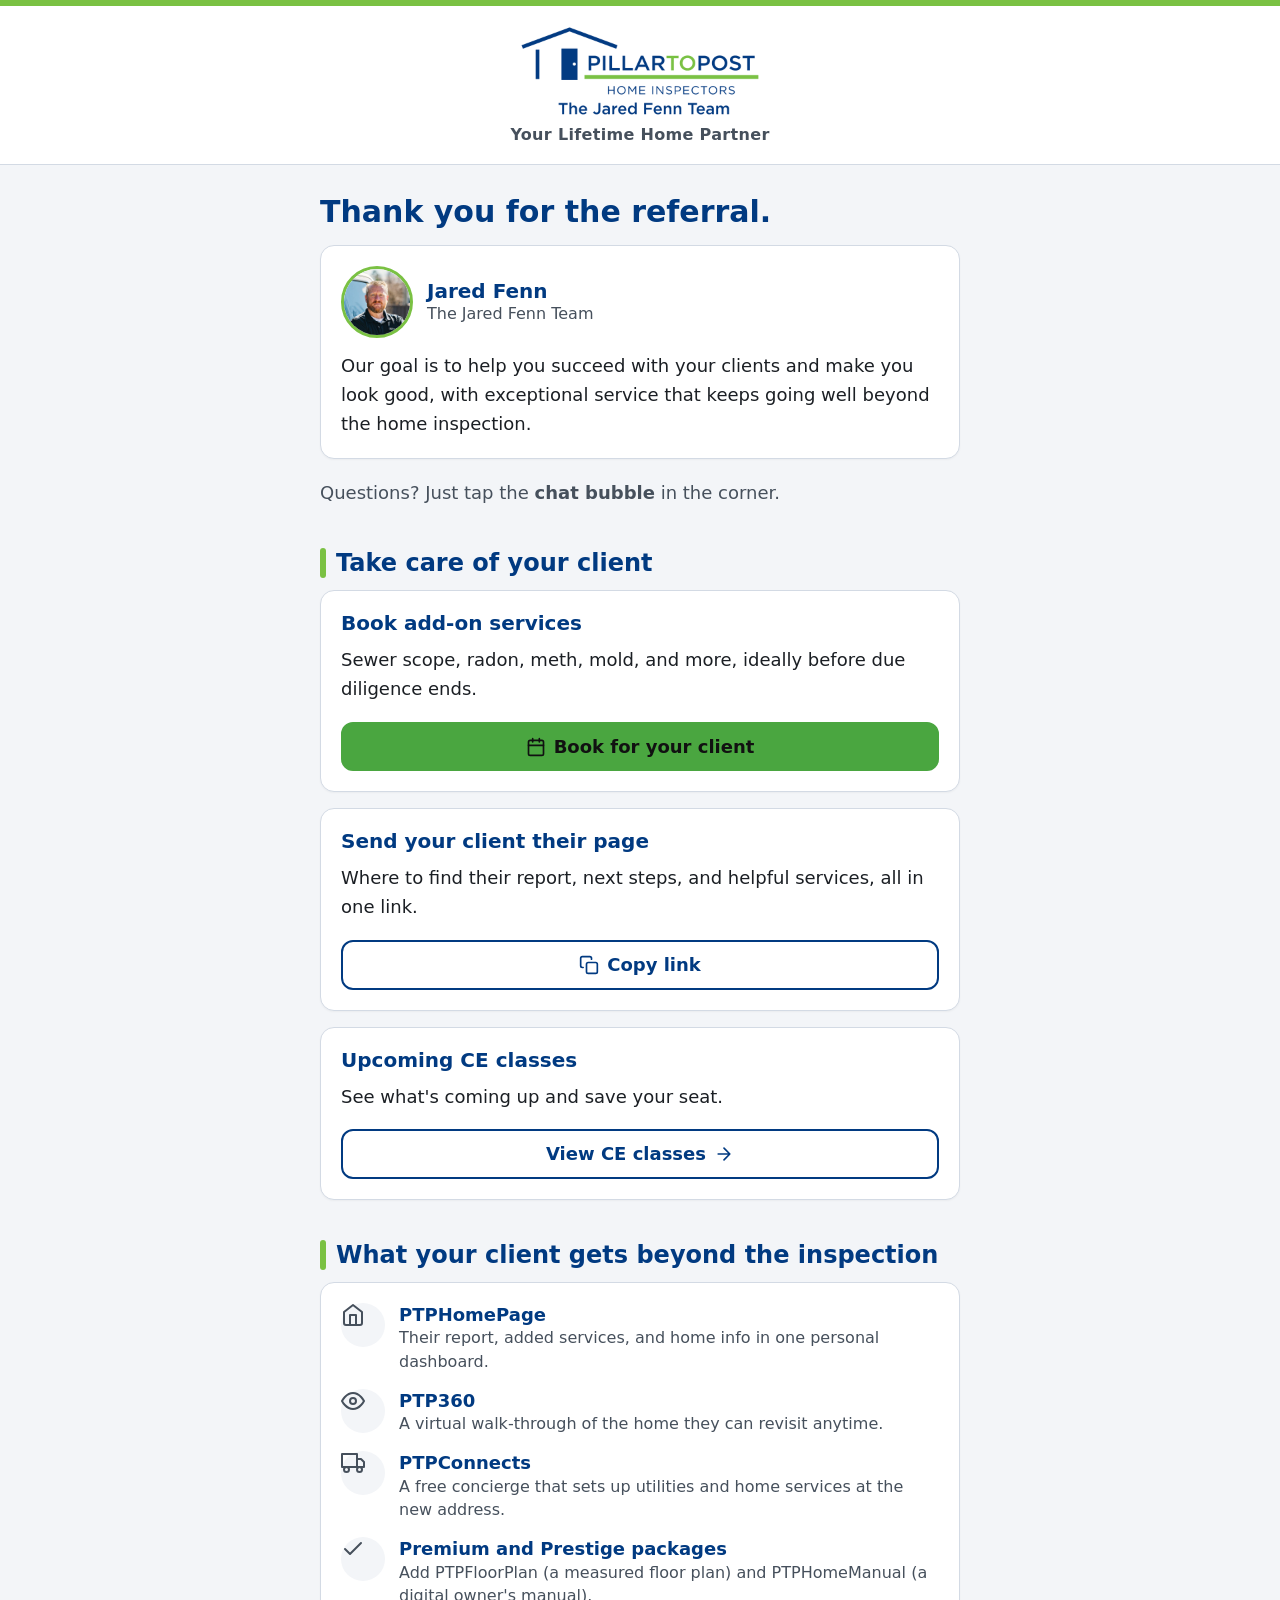
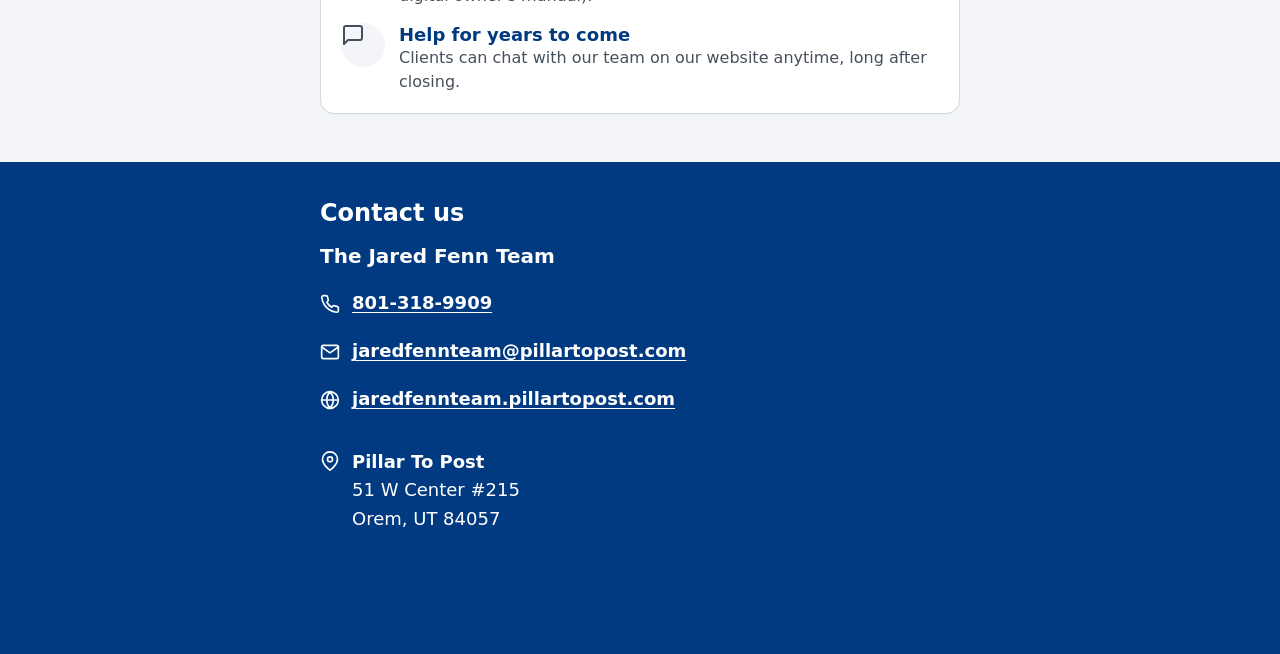
<file: agents/index.html>
<!doctype html>
<html lang="en">
<head>
  <meta charset="utf-8">
  <!-- Zoom is intentionally allowed: no maximum-scale or user-scalable=no here. -->
  <meta name="viewport" content="width=device-width, initial-scale=1">
  <title>Thank You for the Referral – Jared Fenn Team</title>
  <meta name="description" content="Everything you need to take care of your client after the inspection.">
  <link rel="canonical" href="https://thankyou.jaredfennteam.com/agents/">
  <meta name="color-scheme" content="light">
  <meta name="robots" content="noindex">

  <!-- Link preview (text messages, Facebook, etc.) -->
  <meta property="og:type" content="website">
  <meta property="og:site_name" content="Jared Fenn Team">
  <meta property="og:title" content="Thank You for the Referral – Jared Fenn Team">
  <meta property="og:description" content="Everything you need to take care of your client after the inspection.">
  <meta property="og:url" content="https://thankyou.jaredfennteam.com/agents/">
  <meta property="og:image" content="https://thankyou.jaredfennteam.com/images/og-image.jpg">
  <meta property="og:image:width" content="1200">
  <meta property="og:image:height" content="630">
  <meta property="og:image:alt" content="Jared Fenn of the Jared Fenn Team, Pillar To Post Home Inspectors">
  <meta name="twitter:card" content="summary_large_image">
  <meta name="twitter:title" content="Thank You for the Referral – Jared Fenn Team">
  <meta name="twitter:description" content="Everything you need to take care of your client after the inspection.">
  <meta name="twitter:image" content="https://thankyou.jaredfennteam.com/images/og-image.jpg">

  <link rel="stylesheet" href="../assets/site.css">
  <!-- GOOGLE ANALYTICS: paste the snippet here (see README) -->
</head>
<body data-page="agent">
  <a class="skip-link" href="#main">Skip to main content</a>

  <!-- Icon set (used throughout the page via <use>) -->
  <svg xmlns="http://www.w3.org/2000/svg" aria-hidden="true" focusable="false" style="position:absolute;width:0;height:0;overflow:hidden">
    <symbol id="i-phone" viewBox="0 0 24 24"><path d="M22 16.92v3a2 2 0 0 1-2.18 2 19.79 19.79 0 0 1-8.63-3.07 19.5 19.5 0 0 1-6-6 19.79 19.79 0 0 1-3.07-8.67A2 2 0 0 1 4.11 2h3a2 2 0 0 1 2 1.72c.13.96.36 1.9.7 2.81a2 2 0 0 1-.45 2.11L8.09 9.91a16 16 0 0 0 6 6l1.27-1.27a2 2 0 0 1 2.11-.45c.91.34 1.85.57 2.81.7A2 2 0 0 1 22 16.92z"/></symbol>
    <symbol id="i-message" viewBox="0 0 24 24"><path d="M21 15a2 2 0 0 1-2 2H7l-4 4V5a2 2 0 0 1 2-2h14a2 2 0 0 1 2 2z"/></symbol>
    <symbol id="i-calendar" viewBox="0 0 24 24"><rect x="3" y="4" width="18" height="18" rx="2"/><path d="M16 2v4M8 2v4M3 10h18"/></symbol>
    <symbol id="i-mail" viewBox="0 0 24 24"><rect x="2" y="4" width="20" height="16" rx="2"/><path d="m22 6-10 7L2 6"/></symbol>
    <symbol id="i-globe" viewBox="0 0 24 24"><circle cx="12" cy="12" r="10"/><path d="M2 12h20M12 2a15.3 15.3 0 0 1 4 10 15.3 15.3 0 0 1-4 10 15.3 15.3 0 0 1-4-10 15.3 15.3 0 0 1 4-10z"/></symbol>
    <symbol id="i-pin" viewBox="0 0 24 24"><path d="M21 10c0 7-9 13-9 13s-9-6-9-13a9 9 0 0 1 18 0z"/><circle cx="12" cy="10" r="3"/></symbol>
    <symbol id="i-copy" viewBox="0 0 24 24"><rect x="9" y="9" width="13" height="13" rx="2"/><path d="M5 15H4a2 2 0 0 1-2-2V4a2 2 0 0 1 2-2h9a2 2 0 0 1 2 2v1"/></symbol>
    <symbol id="i-share" viewBox="0 0 24 24"><path d="M4 12v8a2 2 0 0 0 2 2h12a2 2 0 0 0 2-2v-8M16 6l-4-4-4 4M12 2v13"/></symbol>
    <symbol id="i-arrow" viewBox="0 0 24 24"><path d="M5 12h14M12 5l7 7-7 7"/></symbol>
    <symbol id="i-home" viewBox="0 0 24 24"><path d="m3 9 9-7 9 7v11a2 2 0 0 1-2 2H5a2 2 0 0 1-2-2z"/><path d="M9 22V12h6v10"/></symbol>
    <symbol id="i-eye" viewBox="0 0 24 24"><path d="M1 12s4-8 11-8 11 8 11 8-4 8-11 8-11-8-11-8z"/><circle cx="12" cy="12" r="3"/></symbol>
    <symbol id="i-truck" viewBox="0 0 24 24"><path d="M1 3h15v13H1zM16 8h4l3 3v5h-7z"/><circle cx="5.5" cy="18.5" r="2.5"/><circle cx="18.5" cy="18.5" r="2.5"/></symbol>
    <symbol id="i-check" viewBox="0 0 24 24"><path d="M20 6 9 17l-5-5"/></symbol>
  </svg>

  <header class="site-header">
    <div class="wrap brand">
      <img class="logo" src="../images/logo.png" width="720" height="270" alt="The Jared Fenn Team, Pillar To Post Home Inspectors">
      <p class="tagline">Your Lifetime Home Partner</p>
    </div>
  </header>

  <main id="main">
    <!-- 1. Thank you -->
    <section class="wrap intro" aria-labelledby="greeting">
      <h1 id="greeting">Thank you for the referral.</h1>
      <div class="note">
        <div class="note-from">
          <img class="avatar" src="../images/jared.jpg" width="320" height="320" alt="Jared Fenn">
          <div>
            <p class="note-name">Jared Fenn</p>
            <p class="note-role">The Jared Fenn Team</p>
          </div>
        </div>
        <p>Our goal is to help you succeed with your clients and make you look good, with exceptional service that keeps going well beyond the home inspection.</p>
      </div>

      <p class="bookmark-tip">Questions? Just tap the <strong>chat bubble</strong> in the corner.</p>
    </section>

    <!-- 2. Quick actions -->
    <section class="wrap section" id="actions" aria-labelledby="actions-title">
      <h2 id="actions-title">Take care of your client</h2>
      <ul class="card-list" role="list">
        <li class="card">
          <h3>Book add-on services</h3>
          <p>Sewer scope, radon, meth, mold, and more, ideally before due diligence ends.</p>
          <a class="btn btn-primary btn-block" href="https://jaredfennteam.pillartopost.com/fbo-booking/?utm_source=thankyou-page&amp;utm_medium=sms&amp;utm_campaign=agent" data-track="agent_book">
            <svg class="icon" aria-hidden="true" focusable="false"><use href="#i-calendar"/></svg>Book for your client
          </a>
        </li>

        <li class="card">
          <h3>Send your client their page</h3>
          <p>Where to find their report, next steps, and helpful services, all in one link.</p>
          <div class="btn-pair">
            <button class="btn btn-primary" type="button" data-action="share" data-target="client" data-status="agent-share-status" data-share-only hidden data-track="agent_share_client">
              <svg class="icon" aria-hidden="true" focusable="false"><use href="#i-share"/></svg>Share
            </button>
            <button class="btn btn-secondary" type="button" data-action="copy" data-target="client" data-status="agent-share-status" data-track="agent_copy_client">
              <svg class="icon" aria-hidden="true" focusable="false"><use href="#i-copy"/></svg>Copy link
            </button>
          </div>
          <p class="status" id="agent-share-status" role="status" aria-live="polite"></p>
        </li>

        <li class="card">
          <h3>Upcoming CE classes</h3>
          <p>See what's coming up and save your seat.</p>
          <a class="btn btn-secondary btn-block" href="https://www.jotform.com/form/253055902294457" data-track="agent_ce">
            View CE classes<svg class="icon" aria-hidden="true" focusable="false"><use href="#i-arrow"/></svg>
          </a>
        </li>
      </ul>
    </section>

    <!-- 3. Beyond the inspection -->
    <section class="wrap section" id="beyond" aria-labelledby="beyond-title">
      <h2 id="beyond-title">What your client gets beyond the inspection</h2>
      <div class="card">
        <ul class="jf-perks" role="list">
          <li>
            <span class="notice-icon"><svg class="icon" aria-hidden="true" focusable="false"><use href="#i-home"/></svg></span>
            <div><strong>PTPHomePage</strong><span>Their report, added services, and home info in one personal dashboard.</span></div>
          </li>
          <li>
            <span class="notice-icon"><svg class="icon" aria-hidden="true" focusable="false"><use href="#i-eye"/></svg></span>
            <div><strong>PTP360</strong><span>A virtual walk-through of the home they can revisit anytime.</span></div>
          </li>
          <li>
            <span class="notice-icon"><svg class="icon" aria-hidden="true" focusable="false"><use href="#i-truck"/></svg></span>
            <div><strong>PTPConnects</strong><span>A free concierge that sets up utilities and home services at the new address.</span></div>
          </li>
          <li>
            <span class="notice-icon"><svg class="icon" aria-hidden="true" focusable="false"><use href="#i-check"/></svg></span>
            <div><strong>Premium and Prestige packages</strong><span>Add PTPFloorPlan (a measured floor plan) and PTPHomeManual (a digital owner's manual).</span></div>
          </li>
          <li>
            <span class="notice-icon"><svg class="icon" aria-hidden="true" focusable="false"><use href="#i-message"/></svg></span>
            <div><strong>Help for years to come</strong><span>Clients can chat with our team on our website anytime, long after closing.</span></div>
          </li>
        </ul>
      </div>
    </section>
  </main>

  <!-- 4. Footer / contact -->
  <footer class="site-footer" id="contact">
    <div class="wrap">
      <h2>Contact us</h2>
      <address>
        <p class="footer-name">The Jared Fenn Team</p>
        <ul class="contact-list" role="list">
          <li>
            <a href="tel:+18013189909" data-track="footer_call">
              <svg class="icon" aria-hidden="true" focusable="false"><use href="#i-phone"/></svg>801-318-9909
            </a>
          </li>
          <li>
            <a href="mailto:jaredfennteam@pillartopost.com" data-track="footer_email">
              <svg class="icon" aria-hidden="true" focusable="false"><use href="#i-mail"/></svg>jaredfennteam@pillartopost.com
            </a>
          </li>
          <li>
            <a href="https://jaredfennteam.pillartopost.com/?utm_source=thankyou-page&amp;utm_medium=sms&amp;utm_campaign=agent" data-track="footer_website">
              <svg class="icon" aria-hidden="true" focusable="false"><use href="#i-globe"/></svg>jaredfennteam.pillartopost.com
            </a>
          </li>
        </ul>
        <div class="office">
          <svg class="icon" aria-hidden="true" focusable="false"><use href="#i-pin"/></svg>
          <p><strong>Pillar To Post</strong><br>51 W Center #215<br>Orem, UT 84057</p>
        </div>
      </address>
    </div>
  </footer>

  <script src="../assets/site.js"></script>
<script async src="https://chat.evolvecustomers.com/widget.js" data-site-key="ptp-jaredfenn"></script>
</body>
</html>
</file>
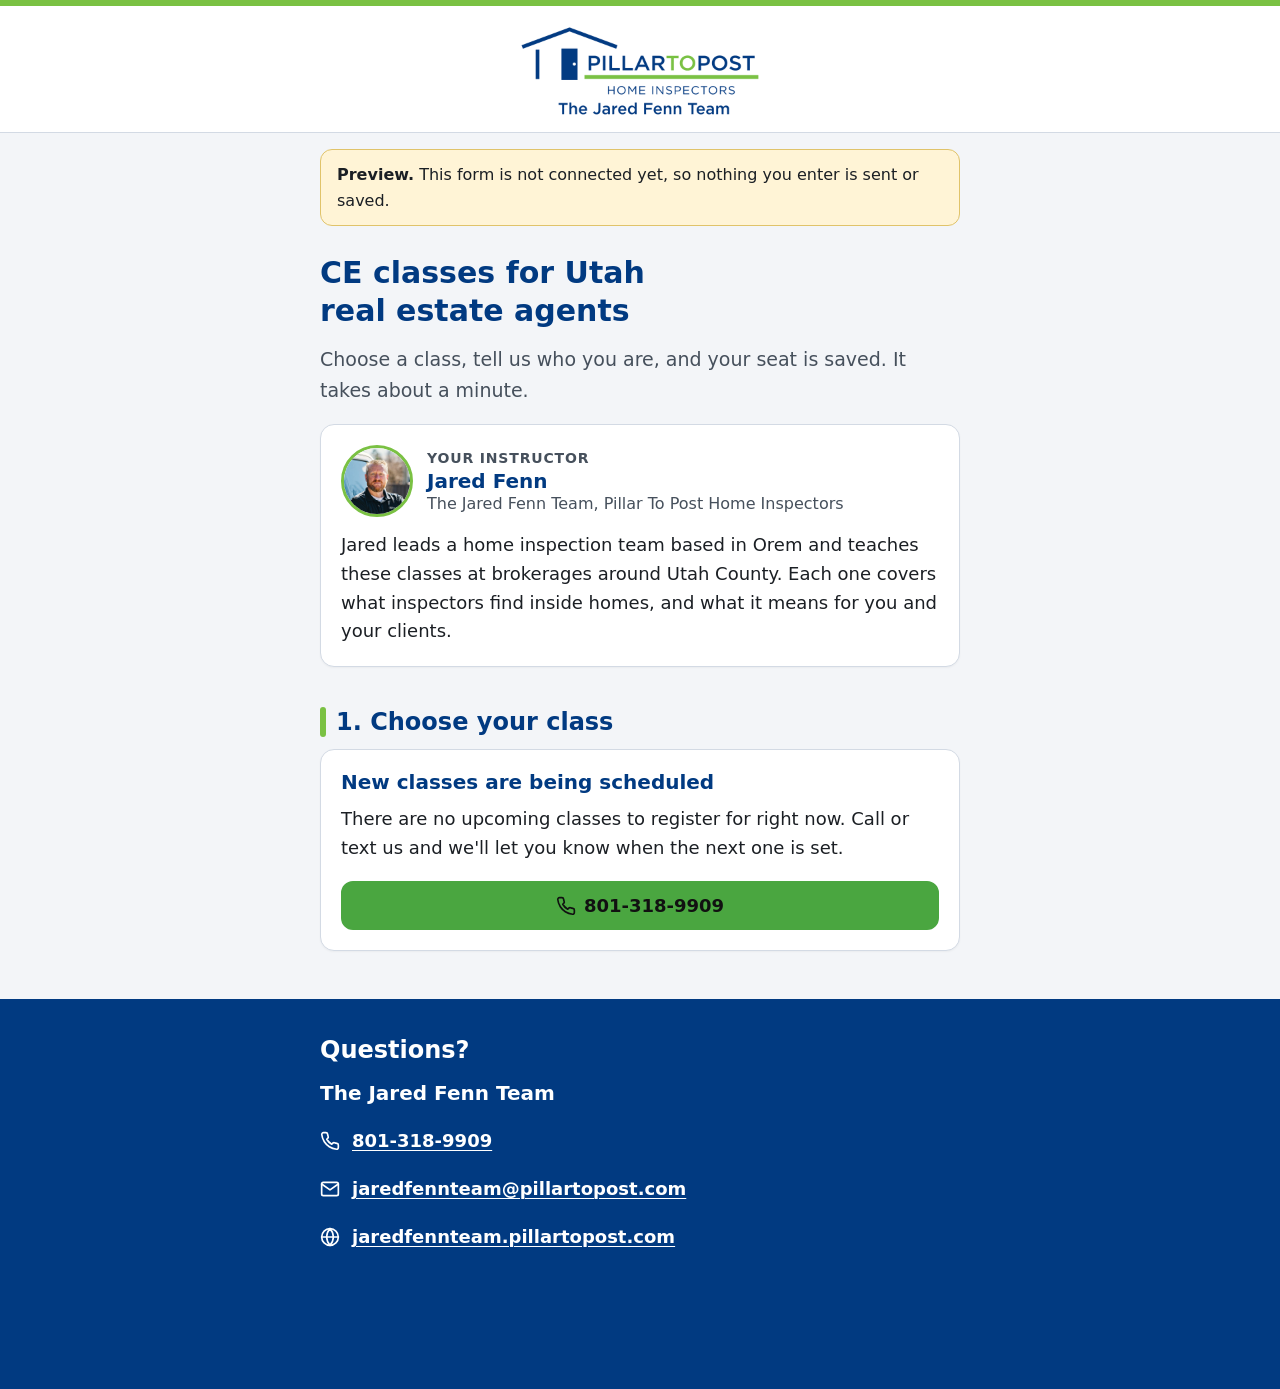
<file: classes/index.html>
<!doctype html>
<html lang="en">
<head>
  <meta charset="utf-8">
  <!-- Zoom is intentionally allowed: no maximum-scale or user-scalable=no here. -->
  <meta name="viewport" content="width=device-width, initial-scale=1">
  <title>CE Class Registration – Jared Fenn Team</title>
  <meta name="description" content="Save your seat at an upcoming CE class for Utah real estate agents, taught by Jared Fenn.">
  <meta name="color-scheme" content="light">
  <meta name="robots" content="noindex">

  <meta property="og:type" content="website">
  <meta property="og:site_name" content="Jared Fenn Team">
  <meta property="og:title" content="CE Class Registration – Jared Fenn Team">
  <meta property="og:description" content="Save your seat at an upcoming CE class for Utah real estate agents, taught by Jared Fenn.">

  <link rel="stylesheet" href="../assets/site.css">
  <link rel="stylesheet" href="classes.css">
</head>
<body data-page="classes">
  <a class="skip-link" href="#main">Skip to main content</a>

  <svg xmlns="http://www.w3.org/2000/svg" aria-hidden="true" focusable="false" style="position:absolute;width:0;height:0;overflow:hidden">
    <symbol id="i-phone" viewBox="0 0 24 24"><path d="M22 16.92v3a2 2 0 0 1-2.18 2 19.79 19.79 0 0 1-8.63-3.07 19.5 19.5 0 0 1-6-6 19.79 19.79 0 0 1-3.07-8.67A2 2 0 0 1 4.11 2h3a2 2 0 0 1 2 1.72c.13.96.36 1.9.7 2.81a2 2 0 0 1-.45 2.11L8.09 9.91a16 16 0 0 0 6 6l1.27-1.27a2 2 0 0 1 2.11-.45c.91.34 1.85.57 2.81.7A2 2 0 0 1 22 16.92z"/></symbol>
    <symbol id="i-calendar" viewBox="0 0 24 24"><rect x="3" y="4" width="18" height="18" rx="2"/><path d="M16 2v4M8 2v4M3 10h18"/></symbol>
    <symbol id="i-mail" viewBox="0 0 24 24"><rect x="2" y="4" width="20" height="16" rx="2"/><path d="m22 6-10 7L2 6"/></symbol>
    <symbol id="i-globe" viewBox="0 0 24 24"><circle cx="12" cy="12" r="10"/><path d="M2 12h20M12 2a15.3 15.3 0 0 1 4 10 15.3 15.3 0 0 1-4 10 15.3 15.3 0 0 1-4-10 15.3 15.3 0 0 1 4-10z"/></symbol>
    <symbol id="i-pin" viewBox="0 0 24 24"><path d="M21 10c0 7-9 13-9 13s-9-6-9-13a9 9 0 0 1 18 0z"/><circle cx="12" cy="10" r="3"/></symbol>
    <symbol id="i-clock" viewBox="0 0 24 24"><circle cx="12" cy="12" r="10"/><path d="M12 6v6l4 2"/></symbol>
    <symbol id="i-arrow" viewBox="0 0 24 24"><path d="M5 12h14M12 5l7 7-7 7"/></symbol>
    <symbol id="i-check" viewBox="0 0 24 24"><path d="M20 6 9 17l-5-5"/></symbol>
  </svg>

  <header class="site-header">
    <div class="wrap brand">
      <img class="logo" src="../images/logo.png" width="720" height="270" alt="The Jared Fenn Team, Pillar To Post Home Inspectors">
    </div>
  </header>

  <main id="main">
    <p class="wrap jf-ce-preview" id="jf-ce-preview" hidden>
      <strong>Preview.</strong> This form is not connected yet, so nothing you enter is sent or saved.
    </p>

    <!-- Registration (hidden once someone has registered) -->
    <div id="jf-ce-register">
      <section class="wrap intro" aria-labelledby="page-title">
        <h1 id="page-title">CE classes for Utah real estate agents</h1>
        <p class="lead">Choose a class, tell us who you are, and your seat is saved. It takes about a minute.</p>

        <div class="note">
          <div class="note-from">
            <img class="avatar" src="../images/jared.jpg" width="320" height="320" alt="Jared Fenn">
            <div>
              <p class="jf-ce-eyebrow">Your instructor</p>
              <p class="note-name">Jared Fenn</p>
              <p class="note-role">The Jared Fenn Team, Pillar To Post Home Inspectors</p>
            </div>
          </div>
          <!-- INSTRUCTOR BIO: draft wording, to be confirmed by Jared. -->
          <p>Jared leads a home inspection team based in Orem and teaches these classes at brokerages around Utah County. Each one covers what inspectors find inside homes, and what it means for you and your clients.</p>
        </div>
      </section>

      <form id="jf-ce-form" novalidate>
        <section class="wrap section" id="classes" aria-labelledby="classes-title">
          <h2 id="classes-title">1. Choose your class</h2>
          <p class="lead" id="jf-ce-pick-hint">Tap a class to select it. You can pick more than one.</p>

          <div id="jf-ce-list" role="group" aria-labelledby="classes-title" aria-describedby="jf-ce-pick-hint"></div>
          <p class="jf-ce-error" id="err-classes" role="alert" hidden>Choose at least one class.</p>

          <div class="card" id="jf-ce-empty" hidden>
            <h3>New classes are being scheduled</h3>
            <p>There are no upcoming classes to register for right now. Call or text us and we'll let you know when the next one is set.</p>
            <a class="btn btn-primary btn-block" href="tel:+18013189909">
              <svg class="icon" aria-hidden="true" focusable="false"><use href="#i-phone"/></svg>801-318-9909
            </a>
          </div>

          <noscript>
            <div class="card">
              <p>To register, call or text us at <a class="tel" href="tel:+18013189909">801-318-9909</a>.</p>
            </div>
          </noscript>
        </section>

        <section class="wrap section" id="details" aria-labelledby="details-title">
          <h2 id="details-title">2. Your details</h2>
          <div class="card jf-ce-fields">
            <div class="jf-ce-row">
              <div class="jf-ce-field">
                <label for="first">First name</label>
                <input id="first" name="first_name" type="text" autocomplete="given-name" autocapitalize="words" required aria-describedby="err-first">
                <p class="jf-ce-error" id="err-first" hidden>Enter your first name.</p>
              </div>
              <div class="jf-ce-field">
                <label for="last">Last name</label>
                <input id="last" name="last_name" type="text" autocomplete="family-name" autocapitalize="words" required aria-describedby="err-last">
                <p class="jf-ce-error" id="err-last" hidden>Enter your last name.</p>
              </div>
            </div>

            <div class="jf-ce-field">
              <label for="email">Email</label>
              <input id="email" name="email" type="email" inputmode="email" autocomplete="email" autocapitalize="none" spellcheck="false" required aria-describedby="err-email">
              <p class="jf-ce-error" id="err-email" hidden>Enter a valid email address, like name@example.com.</p>
            </div>

            <div class="jf-ce-field">
              <label for="phone">Mobile phone</label>
              <input id="phone" name="phone" type="tel" inputmode="tel" autocomplete="tel-national" placeholder="(801) 555-0123" required aria-describedby="err-phone">
              <p class="jf-ce-error" id="err-phone" hidden>Enter a 10-digit phone number.</p>
            </div>

            <div class="jf-ce-field">
              <label for="brokerage">Real estate brokerage <span class="jf-ce-optional">(optional)</span></label>
              <input id="brokerage" name="brokerage" type="text" autocomplete="organization" autocapitalize="words">
            </div>

            <div class="jf-ce-field">
              <label for="license">License number <span class="jf-ce-optional">(optional)</span></label>
              <input id="license" name="license" type="text" autocomplete="off" autocapitalize="characters" spellcheck="false">
            </div>

            <!-- Spam trap: hidden from people, left empty by real visitors. -->
            <div class="jf-ce-trap" aria-hidden="true">
              <label for="company-site">Leave this field empty</label>
              <input id="company-site" name="company_site" type="text" tabindex="-1" autocomplete="off">
            </div>

            <div class="jf-ce-summary" id="jf-ce-summary" aria-live="polite"></div>

            <button class="btn btn-primary btn-block" type="submit" id="jf-ce-submit">Save my seat</button>
            <p class="jf-ce-error" id="err-submit" role="alert" hidden></p>
            <p class="jf-fine">Registering saves your seat. CE credit is based on attending the class.</p>
          </div>
        </section>
      </form>
    </div>

    <!-- Confirmation (shown after registering) -->
    <section class="wrap intro" id="jf-ce-done" aria-labelledby="done-title" tabindex="-1" hidden>
      <div class="jf-ce-done-mark"><svg class="icon" aria-hidden="true" focusable="false"><use href="#i-check"/></svg></div>
      <h1 id="done-title">Your seat is saved</h1>
      <p class="lead" id="jf-ce-done-lead"></p>
      <ul class="card-list" id="jf-ce-done-list" role="list"></ul>
      <button class="btn btn-primary btn-block jf-ce-done-btn" type="button" id="jf-ce-ics">
        <svg class="icon" aria-hidden="true" focusable="false"><use href="#i-calendar"/></svg>Add to my calendar
      </button>
      <p class="jf-fine jf-ce-done-note">Need to change something? Just text us at <a class="tel" href="sms:+13857584500">385-758-4500</a>.</p>
      <button class="btn btn-secondary btn-block" type="button" id="jf-ce-again">Register for another class</button>
    </section>
  </main>

  <footer class="site-footer" id="contact">
    <div class="wrap">
      <h2>Questions?</h2>
      <address>
        <p class="footer-name">The Jared Fenn Team</p>
        <ul class="contact-list" role="list">
          <li><a href="tel:+18013189909"><svg class="icon" aria-hidden="true" focusable="false"><use href="#i-phone"/></svg>801-318-9909</a></li>
          <li><a href="mailto:jaredfennteam@pillartopost.com"><svg class="icon" aria-hidden="true" focusable="false"><use href="#i-mail"/></svg>jaredfennteam@pillartopost.com</a></li>
          <li><a href="https://jaredfennteam.pillartopost.com/"><svg class="icon" aria-hidden="true" focusable="false"><use href="#i-globe"/></svg>jaredfennteam.pillartopost.com</a></li>
        </ul>
      </address>
    </div>
  </footer>

  <!-- Bar that follows the screen once a class is picked -->
  <div class="jf-ce-bar" id="jf-ce-bar" hidden>
    <div class="wrap jf-ce-bar-inner">
      <p id="jf-ce-bar-count" aria-live="polite"></p>
      <a class="btn btn-primary" href="#details" id="jf-ce-bar-go">Continue<svg class="icon" aria-hidden="true" focusable="false"><use href="#i-arrow"/></svg></a>
    </div>
  </div>

  <script src="classes-data.js"></script>
  <script src="classes.js"></script>
</body>
</html>
</file>
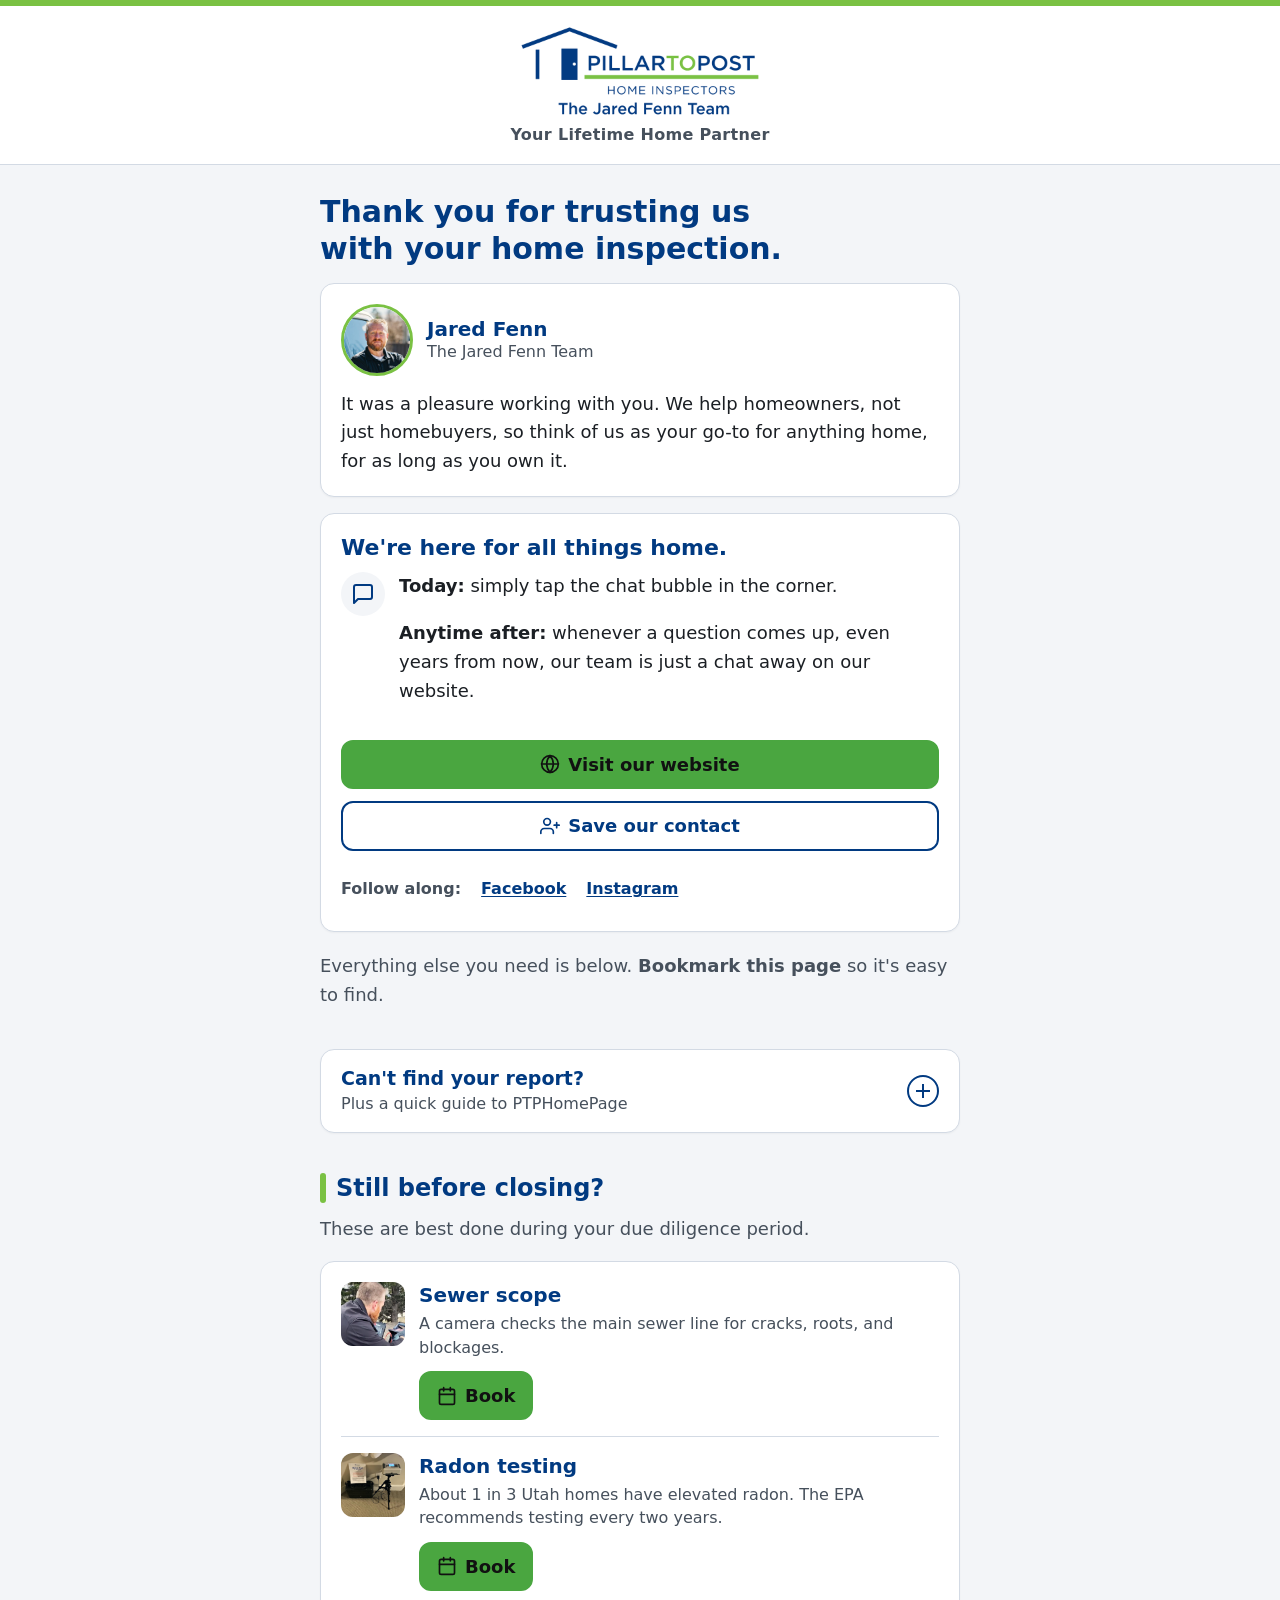
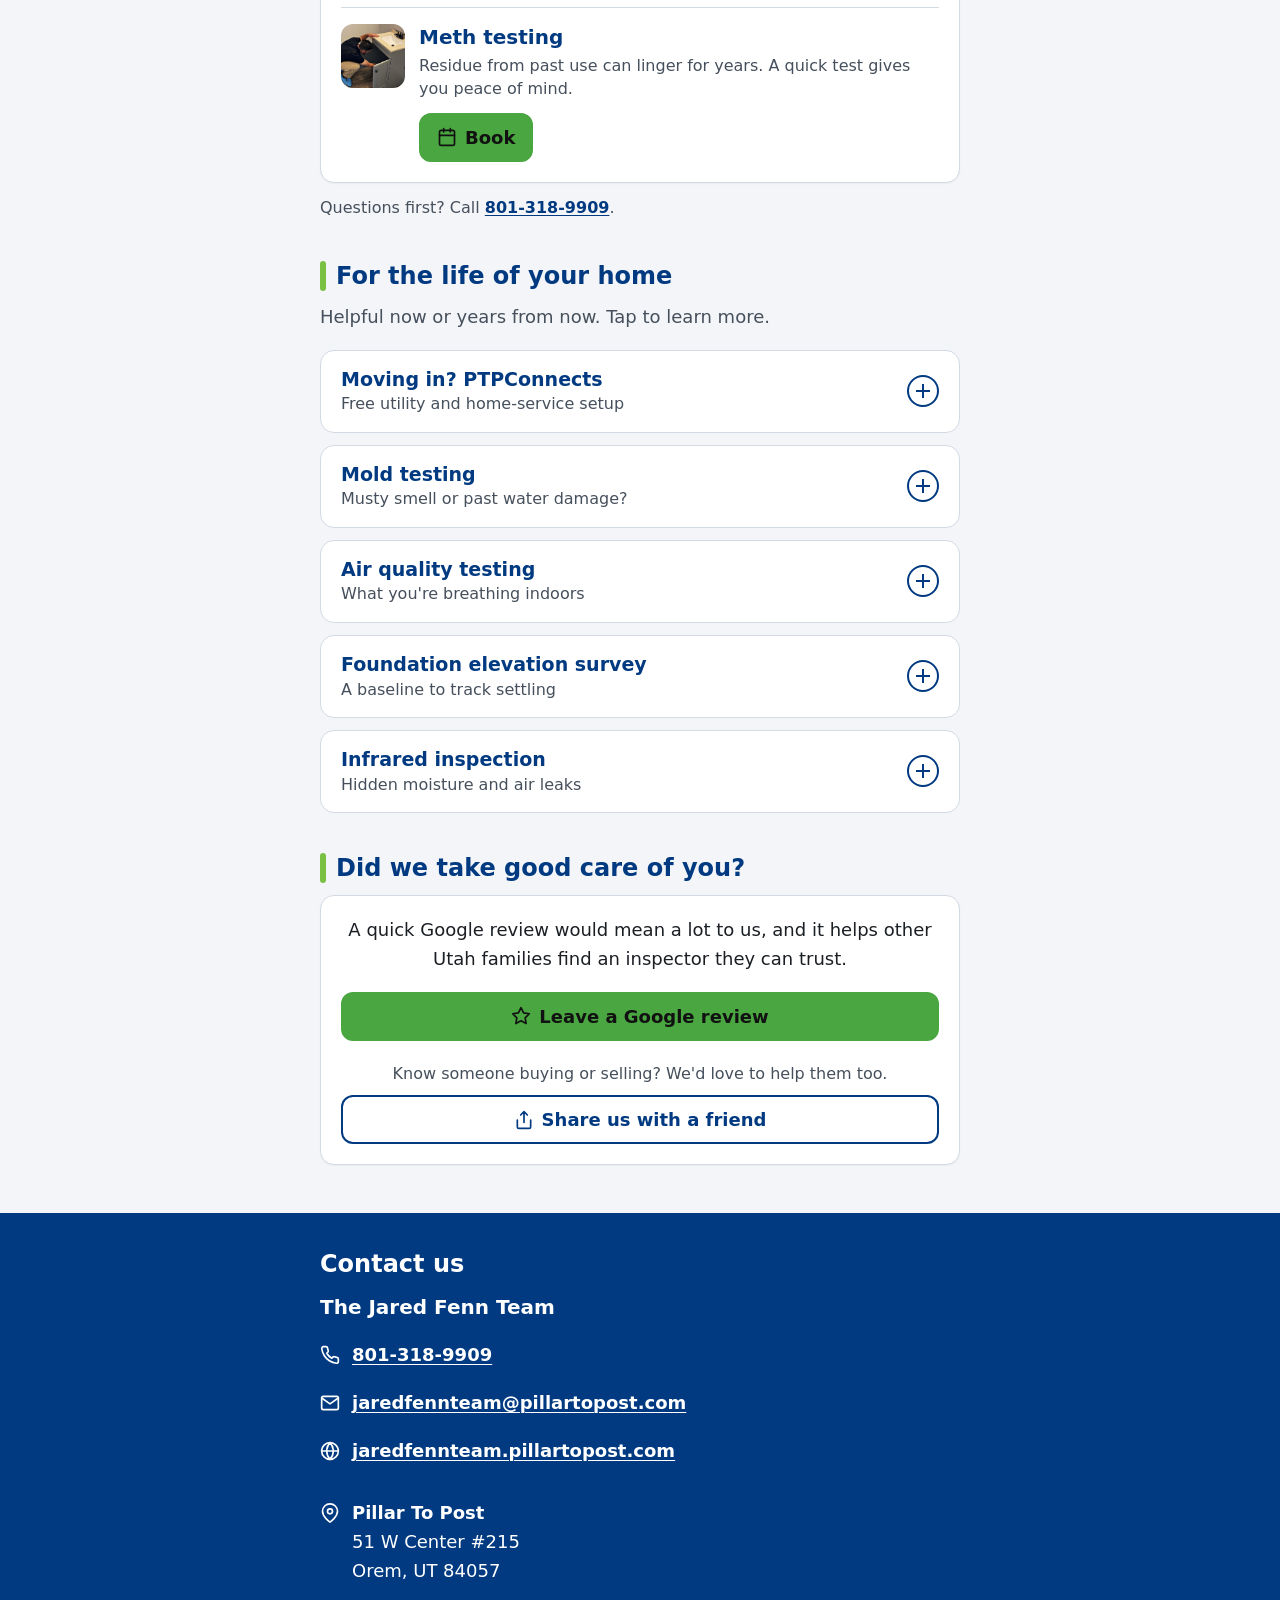
<file: client/index.html>
<!doctype html>
<html lang="en">
<head>
  <meta charset="utf-8">
  <!-- Zoom is intentionally allowed: no maximum-scale or user-scalable=no here. -->
  <meta name="viewport" content="width=device-width, initial-scale=1">
  <title>Your Inspection Resources – Jared Fenn Team</title>
  <meta name="description" content="Your report, next steps, and helpful services after your home inspection.">
  <link rel="canonical" href="https://thankyou.jaredfennteam.com/">
  <meta name="color-scheme" content="light">
  <meta name="robots" content="noindex">

  <!-- Link preview (text messages, Facebook, etc.) -->
  <meta property="og:type" content="website">
  <meta property="og:site_name" content="Jared Fenn Team">
  <meta property="og:title" content="Your Inspection Resources – Jared Fenn Team">
  <meta property="og:description" content="Your report, next steps, and helpful services after your home inspection.">
  <meta property="og:url" content="https://thankyou.jaredfennteam.com/">
  <meta property="og:image" content="https://thankyou.jaredfennteam.com/images/og-image.jpg">
  <meta property="og:image:width" content="1200">
  <meta property="og:image:height" content="630">
  <meta property="og:image:alt" content="Jared Fenn of the Jared Fenn Team, Pillar To Post Home Inspectors">
  <meta name="twitter:card" content="summary_large_image">
  <meta name="twitter:title" content="Your Inspection Resources – Jared Fenn Team">
  <meta name="twitter:description" content="Your report, next steps, and helpful services after your home inspection.">
  <meta name="twitter:image" content="https://thankyou.jaredfennteam.com/images/og-image.jpg">

  <link rel="stylesheet" href="../assets/site.css">
  <!-- GOOGLE ANALYTICS: paste the snippet here (see README) -->
</head>
<body data-page="client">
  <a class="skip-link" href="#main">Skip to main content</a>

  <!-- Icon set (used throughout the page via <use>) -->
  <svg xmlns="http://www.w3.org/2000/svg" aria-hidden="true" focusable="false" style="position:absolute;width:0;height:0;overflow:hidden">
    <symbol id="i-phone" viewBox="0 0 24 24"><path d="M22 16.92v3a2 2 0 0 1-2.18 2 19.79 19.79 0 0 1-8.63-3.07 19.5 19.5 0 0 1-6-6 19.79 19.79 0 0 1-3.07-8.67A2 2 0 0 1 4.11 2h3a2 2 0 0 1 2 1.72c.13.96.36 1.9.7 2.81a2 2 0 0 1-.45 2.11L8.09 9.91a16 16 0 0 0 6 6l1.27-1.27a2 2 0 0 1 2.11-.45c.91.34 1.85.57 2.81.7A2 2 0 0 1 22 16.92z"/></symbol>
    <symbol id="i-message" viewBox="0 0 24 24"><path d="M21 15a2 2 0 0 1-2 2H7l-4 4V5a2 2 0 0 1 2-2h14a2 2 0 0 1 2 2z"/></symbol>
    <symbol id="i-calendar" viewBox="0 0 24 24"><rect x="3" y="4" width="18" height="18" rx="2"/><path d="M16 2v4M8 2v4M3 10h18"/></symbol>
    <symbol id="i-mail" viewBox="0 0 24 24"><rect x="2" y="4" width="20" height="16" rx="2"/><path d="m22 6-10 7L2 6"/></symbol>
    <symbol id="i-globe" viewBox="0 0 24 24"><circle cx="12" cy="12" r="10"/><path d="M2 12h20M12 2a15.3 15.3 0 0 1 4 10 15.3 15.3 0 0 1-4 10 15.3 15.3 0 0 1-4-10 15.3 15.3 0 0 1 4-10z"/></symbol>
    <symbol id="i-pin" viewBox="0 0 24 24"><path d="M21 10c0 7-9 13-9 13s-9-6-9-13a9 9 0 0 1 18 0z"/><circle cx="12" cy="10" r="3"/></symbol>
    <symbol id="i-share" viewBox="0 0 24 24"><path d="M4 12v8a2 2 0 0 0 2 2h12a2 2 0 0 0 2-2v-8M16 6l-4-4-4 4M12 2v13"/></symbol>
    <symbol id="i-star" viewBox="0 0 24 24"><path d="m12 2 3.09 6.26L22 9.27l-5 4.87 1.18 6.88L12 17.77l-6.18 3.25L7 14.14 2 9.27l6.91-1.01L12 2z"/></symbol>
    <symbol id="i-arrow" viewBox="0 0 24 24"><path d="M5 12h14M12 5l7 7-7 7"/></symbol>
    <symbol id="i-play" viewBox="0 0 24 24"><path d="M6 3.5v17a1 1 0 0 0 1.5.86l14-8.5a1 1 0 0 0 0-1.72l-14-8.5A1 1 0 0 0 6 3.5z"/></symbol>
    <symbol id="i-user-plus" viewBox="0 0 24 24"><path d="M16 21v-2a4 4 0 0 0-4-4H5a4 4 0 0 0-4 4v2"/><circle cx="8.5" cy="7" r="4"/><path d="M20 8v6M23 11h-6"/></symbol>
  </svg>

  <header class="site-header">
    <div class="wrap brand">
      <img class="logo" src="../images/logo.png" width="720" height="270" alt="The Jared Fenn Team, Pillar To Post Home Inspectors">
      <p class="tagline">Your Lifetime Home Partner</p>
    </div>
  </header>

  <main id="main">
    <!-- 1. Thank you -->
    <section class="wrap intro" aria-labelledby="greeting">
      <h1 id="greeting">Thank you for trusting us with your home inspection.</h1>
      <div class="note">
        <div class="note-from">
          <img class="avatar" src="../images/jared.jpg" width="320" height="320" alt="Jared Fenn">
          <div>
            <p class="note-name">Jared Fenn</p>
            <p class="note-role">The Jared Fenn Team</p>
          </div>
        </div>
        <p>It was a pleasure working with you. We help homeowners, not just homebuyers, so think of us as your go-to for anything home, for as long as you own it.</p>
      </div>

      <!-- 2. Stay connected -->
      <div class="card ask" id="ask">
        <h2 class="ask-title">We're here for all things home.</h2>
        <div class="notice">
          <span class="notice-icon"><svg class="icon" aria-hidden="true" focusable="false"><use href="#i-message"/></svg></span>
          <div>
            <p><strong>Today:</strong> simply tap the chat bubble in the corner.</p>
            <p><strong>Anytime after:</strong> whenever a question comes up, even years from now, our team is just a chat away on our website.</p>
          </div>
        </div>
        <div class="jf-connect-actions">
          <a class="btn btn-primary" href="https://jaredfennteam.pillartopost.com/?utm_source=thankyou-page&amp;utm_medium=sms&amp;utm_campaign=client" data-track="visit_website">
            <svg class="icon" aria-hidden="true" focusable="false"><use href="#i-globe"/></svg>Visit our website
          </a>
          <a class="btn btn-secondary" href="../jared-fenn-team.vcf" download="Jared Fenn Team.vcf" data-track="save_contact">
            <svg class="icon" aria-hidden="true" focusable="false"><use href="#i-user-plus"/></svg>Save our contact
          </a>
        </div>
        <p class="jf-follow">
          <span class="jf-follow-label">Follow along:</span>
          <a href="https://www.facebook.com/jaredfennteam" data-track="facebook">Facebook</a>
          <a href="https://www.instagram.com/jaredfenn.ptp" data-track="instagram">Instagram</a>
        </p>
      </div>

      <p class="bookmark-tip">Everything else you need is below. <strong>Bookmark this page</strong> so it's easy to find.</p>
    </section>

    <!-- 3. Report help (collapsed) -->
    <section class="wrap section" id="report" aria-label="Your report">
      <details class="card jf-fold">
        <summary>
          <span class="summary-text">
            <span class="summary-title">Can't find your report?</span>
            <span class="summary-hint">Plus a quick guide to PTPHomePage</span>
          </span>
        </summary>
        <div class="jf-fold-body">
          <p>It was emailed to you from Pillar To Post. Check your spam folder, or reach out: <a class="tel" href="tel:+18013189909">801-318-9909</a>.</p>
          <div class="btn-pair">
            <a class="btn btn-primary" href="sms:+18013189909?&amp;body=Hi!%20I%20can%27t%20find%20my%20inspection%20report%20email." aria-label="Text us at 801-318-9909" data-track="report_text">
              <svg class="icon" aria-hidden="true" focusable="false"><use href="#i-message"/></svg>Text us
            </a>
            <a class="btn btn-secondary" href="tel:+18013189909" aria-label="Call us at 801-318-9909" data-track="report_call">
              <svg class="icon" aria-hidden="true" focusable="false"><use href="#i-phone"/></svg>Call us
            </a>
          </div>
          <div class="video">
            <!-- Tapping loads the Vimeo player. Without JavaScript, this opens the video on Vimeo. -->
            <a class="video-facade" href="https://vimeo.com/1052152309" data-vimeo-id="1052152309" data-title="PTPHomePage intro video" data-track="video_play">
              <span class="play-btn"><svg class="icon" aria-hidden="true" focusable="false"><use href="#i-play"/></svg></span>
              <span>Watch the PTPHomePage intro</span>
            </a>
          </div>
          <a class="btn btn-secondary btn-block" href="../files/PTPHomePage-Step-by-Step-Guide.pdf" data-track="guide_pdf">
            Step-by-step guide (PDF)<svg class="icon" aria-hidden="true" focusable="false"><use href="#i-arrow"/></svg>
          </a>
        </div>
      </details>
    </section>

    <!-- 4. Before closing -->
    <section class="wrap section" id="before-closing" aria-labelledby="before-closing-title">
      <h2 id="before-closing-title">Still before closing?</h2>
      <p class="lead">These are best done during your due diligence period.</p>
      <ul class="card jf-rows" role="list">
        <li class="jf-row">
          <img class="jf-row-thumb" src="../images/sewer-scope.jpg" width="1200" height="751" loading="lazy" alt="">
          <h3 class="jf-row-title">Sewer scope</h3>
          <p class="jf-row-text">A camera checks the main sewer line for cracks, roots, and blockages.</p>
          <a class="btn btn-primary" href="https://jaredfennteam.pillartopost.com/fbo-booking/?utm_source=thankyou-page&amp;utm_medium=sms&amp;utm_campaign=client" aria-label="Book a sewer scope" data-track="book_sewer">
            <svg class="icon" aria-hidden="true" focusable="false"><use href="#i-calendar"/></svg>Book
          </a>
        </li>
        <li class="jf-row">
          <img class="jf-row-thumb" src="../images/radon-test.jpg" width="1200" height="750" loading="lazy" alt="">
          <h3 class="jf-row-title">Radon testing</h3>
          <p class="jf-row-text">About 1 in 3 Utah homes have elevated radon. The EPA recommends testing every two years.</p>
          <a class="btn btn-primary" href="https://jaredfennteam.pillartopost.com/fbo-booking/?utm_source=thankyou-page&amp;utm_medium=sms&amp;utm_campaign=client" aria-label="Book radon testing" data-track="book_radon">
            <svg class="icon" aria-hidden="true" focusable="false"><use href="#i-calendar"/></svg>Book
          </a>
        </li>
        <li class="jf-row">
          <img class="jf-row-thumb" src="../images/meth-test.jpg" width="1200" height="750" loading="lazy" alt="">
          <h3 class="jf-row-title">Meth testing</h3>
          <p class="jf-row-text">Residue from past use can linger for years. A quick test gives you peace of mind.</p>
          <a class="btn btn-primary" href="https://jaredfennteam.pillartopost.com/fbo-booking/?utm_source=thankyou-page&amp;utm_medium=sms&amp;utm_campaign=client" aria-label="Book meth testing" data-track="book_meth">
            <svg class="icon" aria-hidden="true" focusable="false"><use href="#i-calendar"/></svg>Book
          </a>
        </li>
      </ul>
      <p class="jf-rows-foot">Questions first? Call <a class="tel" href="tel:+18013189909" data-track="services_call">801-318-9909</a>.</p>
    </section>

    <!-- 5. For the life of your home -->
    <section class="wrap section" id="services" aria-labelledby="services-title">
      <h2 id="services-title">For the life of your home</h2>
      <p class="lead">Helpful now or years from now. Tap to learn more.</p>

      <div class="service-list">
        <details>
          <summary>
            <span class="summary-text">
              <span class="summary-title">Moving in? PTPConnects</span>
              <span class="summary-hint">Free utility and home-service setup</span>
            </span>
          </summary>
          <div class="details-body">
            <p>One call and a concierge sets up your utilities and home services, compares providers for you, and saves you a dozen separate calls.</p>
            <a class="btn btn-primary btn-block" href="tel:+18332429846" aria-label="Call 833-242-9846 to reach PTPConnects" data-track="ptpconnects_call">
              <svg class="icon" aria-hidden="true" focusable="false"><use href="#i-phone"/></svg>Call 833-242-9846
            </a>
          </div>
        </details>

        <details>
          <summary>
            <span class="summary-text">
              <span class="summary-title">Mold testing</span>
              <span class="summary-hint">Musty smell or past water damage?</span>
            </span>
          </summary>
          <div class="details-body">
            <p>Checks whether mold levels inside the home are higher than normal. Worth considering if you notice a musty smell, signs of past water damage, or allergies in the home.</p>
            <a class="btn btn-primary btn-block" href="https://jaredfennteam.pillartopost.com/fbo-booking/?utm_source=thankyou-page&amp;utm_medium=sms&amp;utm_campaign=client" data-track="book_mold">
              <svg class="icon" aria-hidden="true" focusable="false"><use href="#i-calendar"/></svg>Book mold testing
            </a>
          </div>
        </details>

        <details>
          <summary>
            <span class="summary-text">
              <span class="summary-title">Air quality testing</span>
              <span class="summary-hint">What you're breathing indoors</span>
            </span>
          </summary>
          <div class="details-body">
            <p>Tests indoor air for mold spores, VOCs (chemicals from things like paint, flooring, and furniture), formaldehyde, and common allergens.</p>
            <a class="btn btn-primary btn-block" href="https://jaredfennteam.pillartopost.com/fbo-booking/?utm_source=thankyou-page&amp;utm_medium=sms&amp;utm_campaign=client" data-track="book_air">
              <svg class="icon" aria-hidden="true" focusable="false"><use href="#i-calendar"/></svg>Book air quality testing
            </a>
          </div>
        </details>

        <details>
          <summary>
            <span class="summary-text">
              <span class="summary-title">Foundation elevation survey</span>
              <span class="summary-hint">A baseline to track settling</span>
            </span>
          </summary>
          <div class="details-body">
            <p>Baseline measurements of your floor elevations, so any settling can be tracked over time against a clear starting point.</p>
            <a class="btn btn-primary btn-block" href="https://jaredfennteam.pillartopost.com/fbo-booking/?utm_source=thankyou-page&amp;utm_medium=sms&amp;utm_campaign=client" data-track="book_foundation">
              <svg class="icon" aria-hidden="true" focusable="false"><use href="#i-calendar"/></svg>Book a foundation survey
            </a>
          </div>
        </details>

        <details>
          <summary>
            <span class="summary-text">
              <span class="summary-title">Infrared inspection</span>
              <span class="summary-hint">Hidden moisture and air leaks</span>
            </span>
          </summary>
          <div class="details-body">
            <p>A thermal camera spots hidden moisture, air leaks, and insulation gaps without opening up walls or ceilings.</p>
            <a class="btn btn-primary btn-block" href="https://jaredfennteam.pillartopost.com/fbo-booking/?utm_source=thankyou-page&amp;utm_medium=sms&amp;utm_campaign=client" data-track="book_infrared">
              <svg class="icon" aria-hidden="true" focusable="false"><use href="#i-calendar"/></svg>Book an infrared inspection
            </a>
          </div>
        </details>
      </div>
    </section>

    <!-- 6. Review + referral -->
    <section class="wrap section" id="review" aria-labelledby="review-title">
      <h2 id="review-title">Did we take good care of you?</h2>
      <div class="card review-card">
        <p>A quick Google review would mean a lot to us, and it helps other Utah families find an inspector they can trust.</p>
        <a class="btn btn-primary btn-block" href="https://g.page/r/CSsFhEzRfLVyEAI/review" data-track="google_review">
          <svg class="icon" aria-hidden="true" focusable="false"><use href="#i-star"/></svg>Leave a Google review
        </a>
        <p class="jf-fine" style="margin: 1.25rem 0 0.5rem">Know someone buying or selling? We'd love to help them too.</p>
        <button class="btn btn-secondary btn-block" type="button" data-action="share" data-target="team" data-status="referral-status" data-track="share_referral">
          <svg class="icon" aria-hidden="true" focusable="false"><use href="#i-share"/></svg>Share us with a friend
        </button>
        <p class="status" id="referral-status" role="status" aria-live="polite"></p>
      </div>
    </section>
  </main>

  <!-- 7. Footer / contact -->
  <footer class="site-footer" id="contact">
    <div class="wrap">
      <h2>Contact us</h2>
      <address>
        <p class="footer-name">The Jared Fenn Team</p>
        <ul class="contact-list" role="list">
          <li>
            <a href="tel:+18013189909" data-track="footer_call">
              <svg class="icon" aria-hidden="true" focusable="false"><use href="#i-phone"/></svg>801-318-9909
            </a>
          </li>
          <li>
            <a href="mailto:jaredfennteam@pillartopost.com" data-track="footer_email">
              <svg class="icon" aria-hidden="true" focusable="false"><use href="#i-mail"/></svg>jaredfennteam@pillartopost.com
            </a>
          </li>
          <li>
            <a href="https://jaredfennteam.pillartopost.com/?utm_source=thankyou-page&amp;utm_medium=sms&amp;utm_campaign=client" data-track="footer_website">
              <svg class="icon" aria-hidden="true" focusable="false"><use href="#i-globe"/></svg>jaredfennteam.pillartopost.com
            </a>
          </li>
        </ul>
        <div class="office">
          <svg class="icon" aria-hidden="true" focusable="false"><use href="#i-pin"/></svg>
          <p><strong>Pillar To Post</strong><br>51 W Center #215<br>Orem, UT 84057</p>
        </div>
      </address>
    </div>
  </footer>

  <script src="../assets/site.js"></script>
<script async src="https://chat.evolvecustomers.com/widget.js" data-site-key="ptp-jaredfenn"></script>
</body>
</html>
</file>
<file: assets/site.css>
:root {
  /* ===== BRAND SETTINGS =====
     Sampled from the Pillar To Post / Jared Fenn Team logo and website. */
  --brand-primary: #013a81;    /* navy (logo): headings, links, outline buttons, footer */
  --brand-accent: #7ac143;     /* green (logo): decorative stripes and bars only, no text on it */
  --brand-cta: #4aa640;        /* green of the website's "Book Online Now" buttons: main action buttons */
  --on-brand-primary: #ffffff; /* text on navy */
  --on-brand-cta: #111111;     /* dark text on green buttons, as on the website */

  --text: #1b1f24;
  --text-muted: #46505c;
  --bg: #f3f5f8;
  --surface: #ffffff;
  --border: #d3dae4;
  --radius: 14px;
  --gutter: 1rem;
}

*, *::before, *::after { box-sizing: border-box; }
[hidden] { display: none !important; }

html { -webkit-text-size-adjust: 100%; text-size-adjust: 100%; }
@media (prefers-reduced-motion: no-preference) {
  html { scroll-behavior: smooth; }
}

body {
  margin: 0;
  background: var(--bg);
  color: var(--text);
  font-family: system-ui, -apple-system, "Segoe UI", Roboto, "Helvetica Neue", Arial, sans-serif;
  font-size: 1.125rem; /* 18px */
  line-height: 1.6;
}

img, svg, iframe { display: block; max-width: 100%; }
h1, h2, h3 { line-height: 1.25; margin: 0 0 0.5em; text-wrap: balance; color: var(--brand-primary); }
p { margin: 0 0 1em; }
ul, ol { margin: 0; padding: 0; }

a { color: var(--brand-primary); text-underline-offset: 0.15em; text-decoration-thickness: 0.08em; }
.tel { font-weight: 700; white-space: nowrap; }

:focus-visible { outline: 3px solid var(--text); outline-offset: 3px; }

.wrap { max-width: 42rem; margin: 0 auto; padding-left: var(--gutter); padding-right: var(--gutter); }

.skip-link {
  position: absolute; left: 0.5rem; top: -4rem; z-index: 10;
  background: var(--surface); color: var(--text); padding: 0.75rem 1rem;
  border-radius: 0.5rem; font-weight: 700;
}
.skip-link:focus { top: 0.5rem; }

.icon {
  width: 1.25rem; height: 1.25rem; flex: none;
  fill: none; stroke: currentColor; stroke-width: 2;
  stroke-linecap: round; stroke-linejoin: round;
}

/* ---------- Header ---------- */
.site-header {
  background: var(--surface);
  border-top: 6px solid var(--brand-accent);
  border-bottom: 1px solid var(--border);
}
.brand {
  display: flex; flex-direction: column; align-items: center; gap: 0.375rem;
  padding-top: 1.25rem; padding-bottom: 1rem; text-align: center;
}
.logo { width: 15rem; max-width: 80%; height: auto; }
.tagline { margin: 0; font-size: 1rem; font-weight: 600; letter-spacing: 0.02em; color: var(--text-muted); }

/* ---------- Intro ---------- */
.intro { padding-top: 1.75rem; }
.intro h1 { font-size: 1.875rem; }
.note {
  background: var(--surface); border: 1px solid var(--border); border-radius: var(--radius);
  padding: 1.25rem; box-shadow: 0 1px 2px rgba(0, 0, 0, 0.04);
}
.note > :last-child { margin-bottom: 0; }
.ask { margin-top: 1rem; border-top: 4px solid var(--brand-accent); }
.ask-title { font-size: 1.375rem; }
.bookmark-tip { margin: 1.25rem 0 0; color: var(--text-muted); }
.note-from { display: flex; align-items: center; gap: 0.875rem; margin-bottom: 0.875rem; }
.avatar {
  width: 4.5rem; height: 4.5rem; border-radius: 50%; object-fit: cover; flex: none;
  border: 3px solid var(--brand-accent);
}
.note-name { margin: 0; font-size: 1.25rem; font-weight: 800; color: var(--brand-primary); line-height: 1.2; }
.note-role { margin: 0; font-size: 1rem; color: var(--text-muted); line-height: 1.35; }

.jump { margin-top: 1.5rem; }
.jump-label { margin: 0 0 0.5rem; font-size: 1rem; font-weight: 700; color: var(--text-muted); }
.jump ul { list-style: none; display: grid; grid-template-columns: 1fr 1fr; gap: 0.625rem; }
.jump a {
  display: flex; align-items: center; min-height: 3rem; padding: 0.5rem 0.875rem;
  background: var(--surface); border: 1px solid var(--border); border-radius: 0.75rem;
  color: var(--text); font-weight: 600; text-decoration: none; line-height: 1.25;
}

/* ---------- Sections ---------- */
.section { padding-top: 2.5rem; }
[id] { scroll-margin-top: 1rem; }
.section > h2 { display: flex; gap: 0.625rem; font-size: 1.5rem; }
.section > h2::before {
  content: ""; flex: none; width: 0.375rem;
  background: var(--brand-accent); border-radius: 99px;
}
.lead { color: var(--text-muted); }

.card {
  background: var(--surface);
  border: 1px solid var(--border);
  border-radius: var(--radius);
  padding: 1.25rem;
  box-shadow: 0 1px 2px rgba(0, 0, 0, 0.04);
}
.card + .card, .card-list > li + li { margin-top: 1rem; }
.card h3 { font-size: 1.25rem; }
.card > :last-child { margin-bottom: 0; }
.card-list { list-style: none; }

.subhead { margin-top: 2rem; font-size: 1.25rem; }

.card-photo {
  width: calc(100% + 2.5rem); max-width: none; height: auto; aspect-ratio: 16 / 10; object-fit: cover;
  margin: -1.25rem -1.25rem 1rem; border-radius: var(--radius) var(--radius) 0 0;
}
.section-photo {
  width: 100%; height: auto; aspect-ratio: 16 / 9; object-fit: cover;
  border-radius: var(--radius); margin-bottom: 1rem;
}

/* ---------- Buttons ---------- */
.btn {
  display: inline-flex; align-items: center; justify-content: center; gap: 0.5rem;
  min-height: 3rem; padding: 0.75rem 1rem;
  border: 2px solid var(--brand-primary); border-radius: 0.75rem;
  font: inherit; font-weight: 700; line-height: 1.2; text-align: center; text-decoration: none;
  cursor: pointer;
}
.btn-primary { background: var(--brand-cta); border-color: var(--brand-cta); color: var(--on-brand-cta); }
.btn-secondary { background: var(--surface); color: var(--brand-primary); }
@media (hover: hover) {
  .btn-primary:hover { box-shadow: inset 0 0 0 999px rgba(255, 255, 255, 0.18); }
  .btn-secondary:hover, .jump a:hover { background: var(--bg); }
}
.btn-block { display: flex; width: 100%; }
.btn-pair { display: flex; gap: 0.75rem; }
.btn-pair > .btn { flex: 1 1 0; }
.card .btn-pair, .card .btn-block { margin-top: 1rem; }

.status { margin: 0.75rem 0 0; font-weight: 600; }
.status:empty { margin: 0; }

/* ---------- Report ---------- */
.notice { display: flex; gap: 0.875rem; }
.notice-icon {
  flex: none; width: 2.75rem; height: 2.75rem; border-radius: 50%;
  display: grid; place-items: center;
  background: var(--bg); color: var(--brand-primary);
}
.notice-icon .icon { width: 1.5rem; height: 1.5rem; }

.video {
  position: relative; aspect-ratio: 16 / 9; margin-bottom: 0.75rem;
  border-radius: var(--radius); overflow: hidden; background: var(--brand-primary);
}
@supports not (aspect-ratio: 1) {
  .video { height: 0; padding-top: 56.25%; }
}
.video iframe, .video-facade { position: absolute; inset: 0; width: 100%; height: 100%; border: 0; }
.video-facade {
  display: flex; flex-direction: column; align-items: center; justify-content: center; gap: 0.75rem;
  padding: 1rem; text-align: center; text-decoration: none; font-weight: 700; color: #fff;
  background: linear-gradient(135deg, var(--brand-primary), #00244f);
}
.play-btn {
  width: 4.5rem; height: 4.5rem; border-radius: 50%;
  display: grid; place-items: center;
  background: #fff; color: var(--brand-primary);
  box-shadow: 0 4px 16px rgba(0, 0, 0, 0.3);
}
.play-btn .icon { width: 2rem; height: 2rem; margin-left: 0.25rem; fill: currentColor; stroke: none; }
.video-alt { font-size: 1rem; }

/* ---------- Collapsible services ---------- */
.service-list details {
  background: var(--surface);
  border: 1px solid var(--border);
  border-radius: var(--radius);
}
.service-list details + details { margin-top: 0.75rem; }
.service-list summary {
  display: flex; align-items: center; gap: 1rem;
  min-height: 3.5rem; padding: 1rem 1.25rem;
  cursor: pointer; list-style: none;
}
.service-list summary::-webkit-details-marker { display: none; }
.service-list summary::after {
  content: ""; flex: none; width: 2rem; height: 2rem; border-radius: 50%;
  border: 2px solid var(--brand-primary);
  background:
    linear-gradient(var(--brand-primary), var(--brand-primary)) center / 0.875rem 2px no-repeat,
    linear-gradient(var(--brand-primary), var(--brand-primary)) center / 2px 0.875rem no-repeat;
}
.service-list details[open] > summary::after {
  background: linear-gradient(var(--brand-primary), var(--brand-primary)) center / 0.875rem 2px no-repeat;
}
.summary-text { flex: 1; }
.summary-title { display: block; font-size: 1.1875rem; font-weight: 700; line-height: 1.3; color: var(--brand-primary); }
.summary-hint { display: block; font-size: 1rem; color: var(--text-muted); line-height: 1.4; margin-top: 0.125rem; }
.details-body { padding: 0 1.25rem 1.25rem; }
.details-body .btn { margin-top: 0.25rem; }

/* ---------- PTPConnects steps ---------- */
.steps { list-style: none; counter-reset: step; margin: 0.5rem 0 1.25rem; }
.steps li { counter-increment: step; position: relative; padding-left: 3.25rem; min-height: 2.5rem; }
.steps li + li { margin-top: 1rem; }
.steps li::before {
  content: counter(step);
  position: absolute; left: 0; top: 0;
  width: 2.25rem; height: 2.25rem; border-radius: 50%;
  display: grid; place-items: center;
  background: var(--brand-primary); color: var(--on-brand-primary); font-weight: 800;
}
.steps strong { display: block; font-size: 1.1875rem; color: var(--brand-primary); }

/* ---------- Review ---------- */
.review-card { text-align: center; }
.review-card .btn-block { margin-top: 0; }

/* ---------- Footer ---------- */
.site-footer {
  margin-top: 3rem; padding: 2.25rem 0 6rem; /* room for the chat bubble */
  background: var(--brand-primary); color: var(--on-brand-primary);
}
.site-footer h2 { font-size: 1.5rem; color: inherit; }
.site-footer a { color: inherit; }
.site-footer :focus-visible { outline-color: var(--on-brand-primary); }
.site-footer address { font-style: normal; }
.footer-name { margin: 0 0 0.5rem; font-size: 1.25rem; font-weight: 800; }
.contact-list { list-style: none; margin-bottom: 1.5rem; }
.contact-list a {
  display: flex; align-items: center; gap: 0.75rem; min-height: 3rem;
  font-weight: 600; overflow-wrap: anywhere;
}
.office { display: flex; gap: 0.75rem; margin-bottom: 1.5rem; }
.office .icon { margin-top: 0.2rem; }
.office p { margin: 0; }
.social { list-style: none; display: flex; flex-wrap: wrap; gap: 0.75rem; }
.social a {
  display: inline-flex; align-items: center; min-height: 3rem; padding: 0.5rem 1.125rem;
  border: 2px solid currentColor; border-radius: 0.75rem;
  font-weight: 700; text-decoration: none;
}
  

/* ---------- Stay connected ---------- */
.jf-connect-actions { display: grid; gap: 0.75rem; margin-top: 1rem; }
.jf-follow { display: flex; align-items: center; flex-wrap: wrap; gap: 0.5rem 1.25rem; margin: 1rem 0 0; font-size: 1rem; }
.jf-follow a { display: inline-flex; align-items: center; min-height: 2.75rem; font-weight: 700; }
.jf-follow-label { color: var(--text-muted); font-weight: 600; }

/* ---------- Collapsible card (report help) ---------- */
.jf-fold { padding: 0; }
.jf-fold > summary {
  display: flex; align-items: center; gap: 1rem; min-height: 3.5rem; padding: 1rem 1.25rem;
  cursor: pointer; list-style: none;
}
.jf-fold > summary::-webkit-details-marker { display: none; }
.jf-fold > summary::after {
  content: ""; flex: none; width: 2rem; height: 2rem; border-radius: 50%;
  border: 2px solid var(--brand-primary);
  background:
    linear-gradient(var(--brand-primary), var(--brand-primary)) center / 0.875rem 2px no-repeat,
    linear-gradient(var(--brand-primary), var(--brand-primary)) center / 2px 0.875rem no-repeat;
}
.jf-fold[open] > summary::after {
  background: linear-gradient(var(--brand-primary), var(--brand-primary)) center / 0.875rem 2px no-repeat;
}
.jf-fold-body { padding: 0 1.25rem 1.25rem; }
.jf-fold-body .btn-pair { margin: 0 0 1.25rem; }

/* ---------- Compact service rows ---------- */
.jf-rows { list-style: none; padding: 0.25rem 1.25rem; }
.jf-row {
  display: grid; grid-template-columns: 4rem 1fr; gap: 0.25rem 0.875rem; align-items: start;
  padding: 1rem 0;
}
.jf-row + .jf-row { border-top: 1px solid var(--border); }
.jf-row-thumb { grid-row: span 2; width: 4rem; height: 4rem; border-radius: 0.75rem; object-fit: cover; }
.jf-row-title { margin: 0; font-size: 1.1875rem; line-height: 1.3; }
.jf-row-text { margin: 0; font-size: 1rem; line-height: 1.45; color: var(--text-muted); }
.jf-row .btn { grid-column: 2; justify-self: start; margin-top: 0.5rem; min-width: 7rem; }
.jf-rows-foot { margin: 0.75rem 0 0; font-size: 1rem; color: var(--text-muted); }

/* ---------- Agent perks ---------- */
.jf-perks { list-style: none; }
.jf-perks li { display: grid; grid-template-columns: 2.75rem 1fr; gap: 0.875rem; align-items: start; }
.jf-perks li + li { margin-top: 1rem; }
.jf-perks .notice-icon { width: 2.75rem; height: 2.75rem; }
.jf-perks strong { display: block; color: var(--brand-primary); line-height: 1.3; }
.jf-perks span { display: block; font-size: 1rem; color: var(--text-muted); line-height: 1.45; }
.jf-fine { font-size: 1rem; color: var(--text-muted); }
</file>
<file: classes/classes.css>
/* CE class registration page. Builds on ../assets/site.css.
   All names start with jf-ce- so they can't clash with anything else. */

.intro .lead { font-size: 1.1875rem; }
.jf-ce-eyebrow {
  margin: 0; font-size: 0.875rem; font-weight: 700; letter-spacing: 0.06em;
  text-transform: uppercase; color: var(--text-muted);
}

.jf-ce-preview {
  margin-top: 1rem; padding-top: 0.75rem; padding-bottom: 0.75rem;
  background: #fff4d6; border: 1px solid #e0c36a; border-radius: 0.75rem;
  font-size: 1rem; max-width: 40rem;
}

/* ---------- Class picker ---------- */
.jf-ce-class { display: block; position: relative; cursor: pointer; }
.jf-ce-class + .jf-ce-class { margin-top: 0.75rem; }
.jf-ce-class input {
  position: absolute; opacity: 0; width: 1px; height: 1px; margin: 0;
}
.jf-ce-card {
  display: grid; grid-template-columns: 4rem 1fr 1.75rem; gap: 0.875rem; align-items: start;
  background: var(--surface); border: 2px solid var(--border); border-radius: var(--radius);
  padding: 1rem;
}
.jf-ce-class input:checked + .jf-ce-card {
  border-color: var(--brand-primary); background: #eef4fc;
}
.jf-ce-class input:focus-visible + .jf-ce-card { outline: 3px solid var(--text); outline-offset: 3px; }

.jf-ce-date {
  display: grid; justify-items: center; padding: 0.375rem 0 0.5rem;
  background: var(--brand-primary); color: var(--on-brand-primary);
  border-radius: 0.75rem; line-height: 1.15;
}
.jf-ce-month { font-size: 0.8125rem; font-weight: 700; letter-spacing: 0.08em; text-transform: uppercase; }
.jf-ce-day { font-size: 1.625rem; font-weight: 800; }
.jf-ce-weekday { font-size: 0.8125rem; font-weight: 600; }

.jf-ce-title { margin: 0 0 0.375rem; font-size: 1.1875rem; font-weight: 700; line-height: 1.3; color: var(--brand-primary); }
.jf-ce-badge {
  display: inline-block; margin-left: 0.375rem; padding: 0.0625rem 0.5rem; vertical-align: 0.125em;
  border: 1.5px solid var(--brand-primary); border-radius: 99px;
  font-size: 0.8125rem; font-weight: 700; color: var(--brand-primary); white-space: nowrap;
}
.jf-ce-meta {
  display: flex; gap: 0.5rem; margin: 0.25rem 0 0;
  font-size: 1rem; line-height: 1.4; color: var(--text-muted);
}
.jf-ce-meta .icon { width: 1.125rem; height: 1.125rem; margin-top: 0.15rem; }
.jf-ce-meta strong { color: var(--text); font-weight: 600; }

.jf-ce-tick {
  width: 1.75rem; height: 1.75rem; border-radius: 0.5rem;
  border: 2px solid #6b7785; background: var(--surface);
  display: grid; place-items: center; color: transparent;
}
.jf-ce-tick .icon { width: 1.125rem; height: 1.125rem; stroke-width: 3; }
.jf-ce-class input:checked + .jf-ce-card .jf-ce-tick {
  background: var(--brand-primary); border-color: var(--brand-primary); color: #fff;
}

/* ---------- Form ---------- */
.jf-ce-field { margin-bottom: 1.125rem; }
.jf-ce-field label { display: block; margin-bottom: 0.375rem; font-weight: 700; }
.jf-ce-optional { font-weight: 400; color: var(--text-muted); }
.jf-ce-field input {
  display: block; width: 100%; min-height: 3.25rem; padding: 0.625rem 0.875rem;
  border: 2px solid #6b7785; border-radius: 0.75rem; background: var(--surface);
  font: inherit; font-size: 1.125rem; color: var(--text); /* 18px: no zoom-on-focus on iPhone */
}
.jf-ce-field input::placeholder { color: #6b7785; }
.jf-ce-field input:focus { outline: 3px solid var(--brand-primary); outline-offset: 1px; border-color: var(--brand-primary); }
.jf-ce-field input[aria-invalid="true"] { border-color: #b3261e; }
.jf-ce-row { display: grid; gap: 0 0.75rem; }
@media (min-width: 30rem) { .jf-ce-row { grid-template-columns: 1fr 1fr; } }

.jf-ce-error { margin: 0.375rem 0 0; font-size: 1rem; font-weight: 600; color: #b3261e; }
#err-classes { margin-top: 0.75rem; }
.jf-ce-trap { position: absolute; left: -9999px; width: 1px; height: 1px; overflow: hidden; }

.jf-ce-summary { margin-bottom: 1rem; padding-top: 1rem; border-top: 1px solid var(--border); font-size: 1rem; }
.jf-ce-summary:empty { display: none; }
.jf-ce-summary p { margin: 0 0 0.25rem; font-weight: 700; }
.jf-ce-summary ul { list-style: none; color: var(--text-muted); }
.jf-ce-summary li + li { margin-top: 0.125rem; }
.jf-ce-fields .btn-block { margin-top: 0; min-height: 3.5rem; font-size: 1.1875rem; }
.jf-ce-fields .btn[disabled] { opacity: 0.6; cursor: default; }
.jf-ce-fields .jf-fine { margin: 0.875rem 0 0; text-align: center; }

/* ---------- Sticky bar ---------- */
.jf-ce-bar {
  position: fixed; left: 0; right: 0; bottom: 0; z-index: 5;
  background: var(--surface); border-top: 1px solid var(--border);
  box-shadow: 0 -4px 16px rgba(0, 0, 0, 0.1);
  padding: 0.625rem 0 calc(0.625rem + env(safe-area-inset-bottom));
}
.jf-ce-bar-inner { display: flex; align-items: center; justify-content: space-between; gap: 1rem; }
.jf-ce-bar p { margin: 0; font-weight: 700; line-height: 1.3; }
.jf-ce-bar .btn { flex: none; min-width: 8.5rem; }

/* ---------- Confirmation ---------- */
.jf-ce-done-mark {
  width: 3.5rem; height: 3.5rem; margin-bottom: 1rem; border-radius: 50%;
  display: grid; place-items: center; background: var(--brand-cta); color: var(--on-brand-cta);
}
.jf-ce-done-mark .icon { width: 1.875rem; height: 1.875rem; stroke-width: 3; }
#jf-ce-done:focus { outline: none; }
#jf-ce-done .jf-ce-card { grid-template-columns: 4rem 1fr; border-width: 1px; }
.jf-ce-done-btn { margin-top: 1.25rem; }
.jf-ce-done-note { margin: 1rem 0; text-align: center; }
.jf-ce-map { display: inline-flex; align-items: center; min-height: 2.75rem; font-weight: 700; font-size: 1rem; }

.site-footer { padding-bottom: 6.5rem; } /* room for the sticky bar */

/* Text for screen readers only (the full date, since the date block is decorative). */
.jf-ce-sr {
  position: absolute; width: 1px; height: 1px; overflow: hidden;
  clip: rect(0 0 0 0); clip-path: inset(50%); white-space: nowrap;
}
</file>
